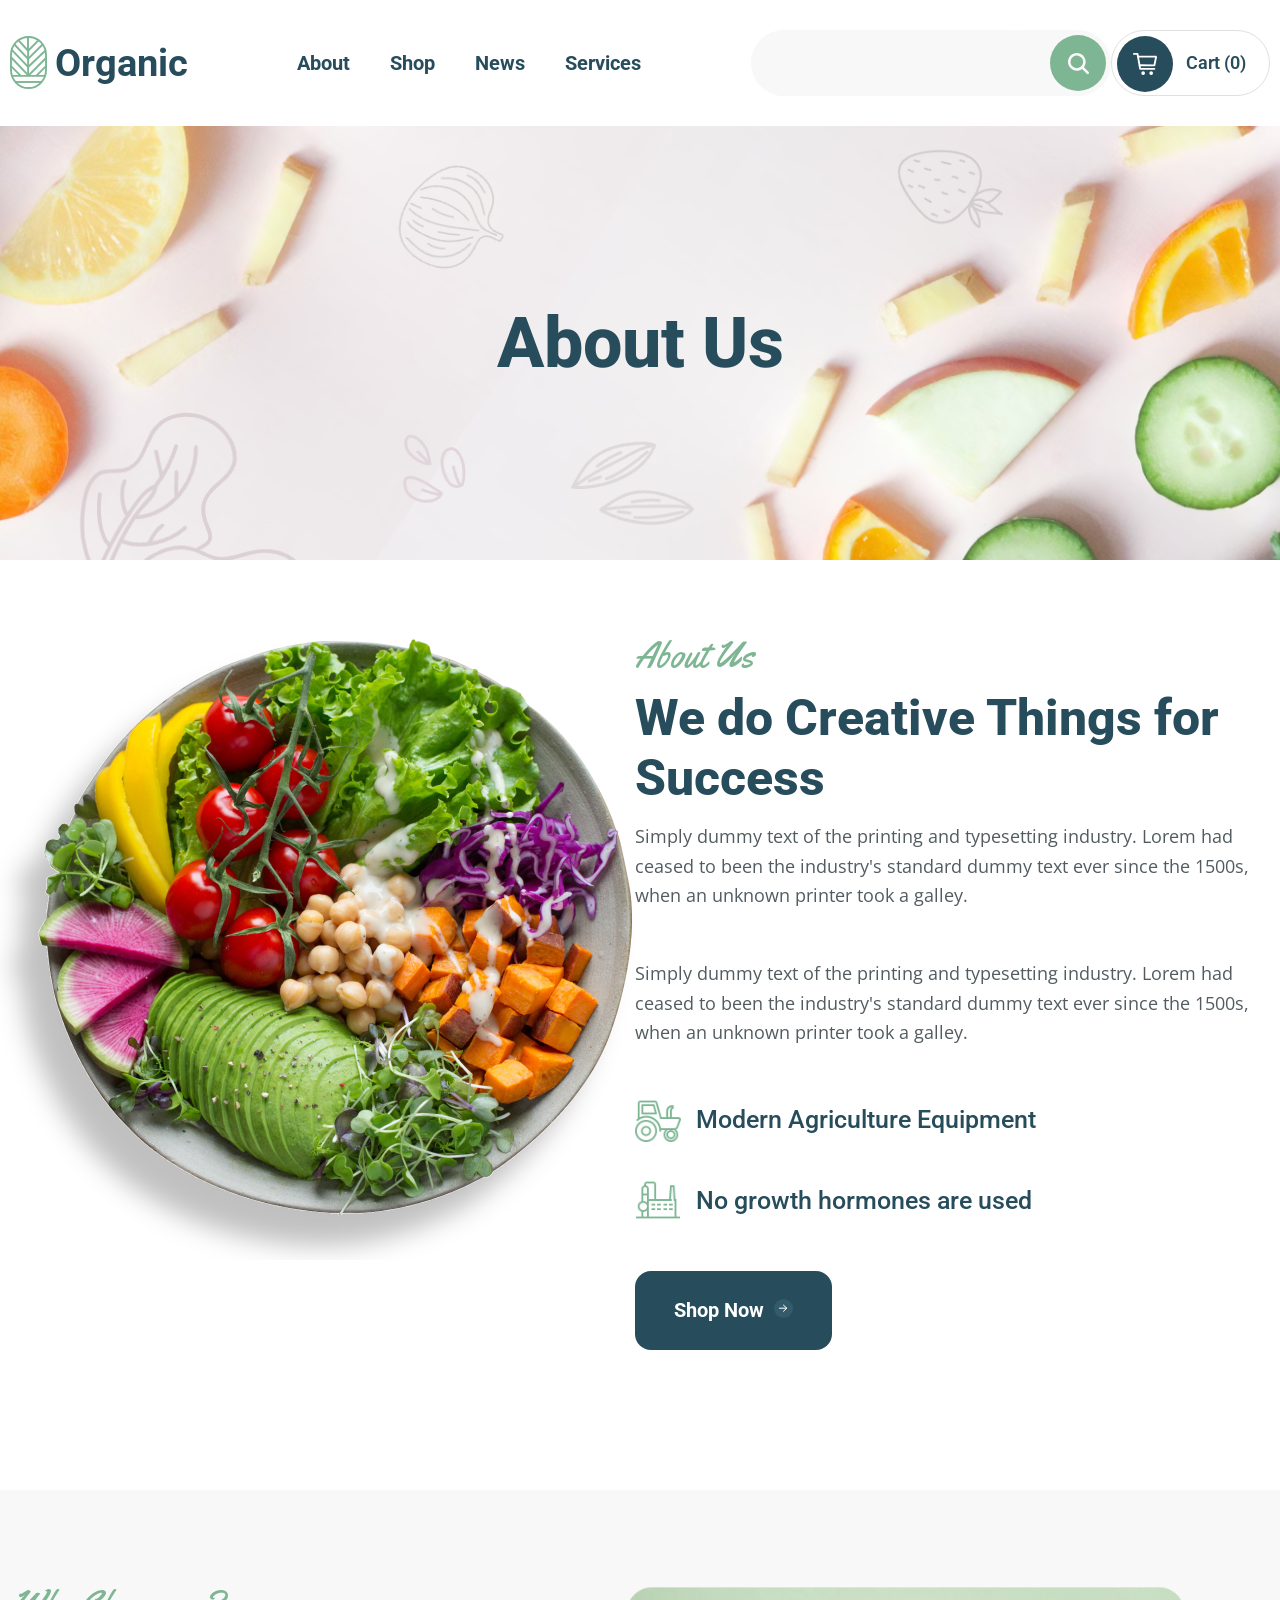
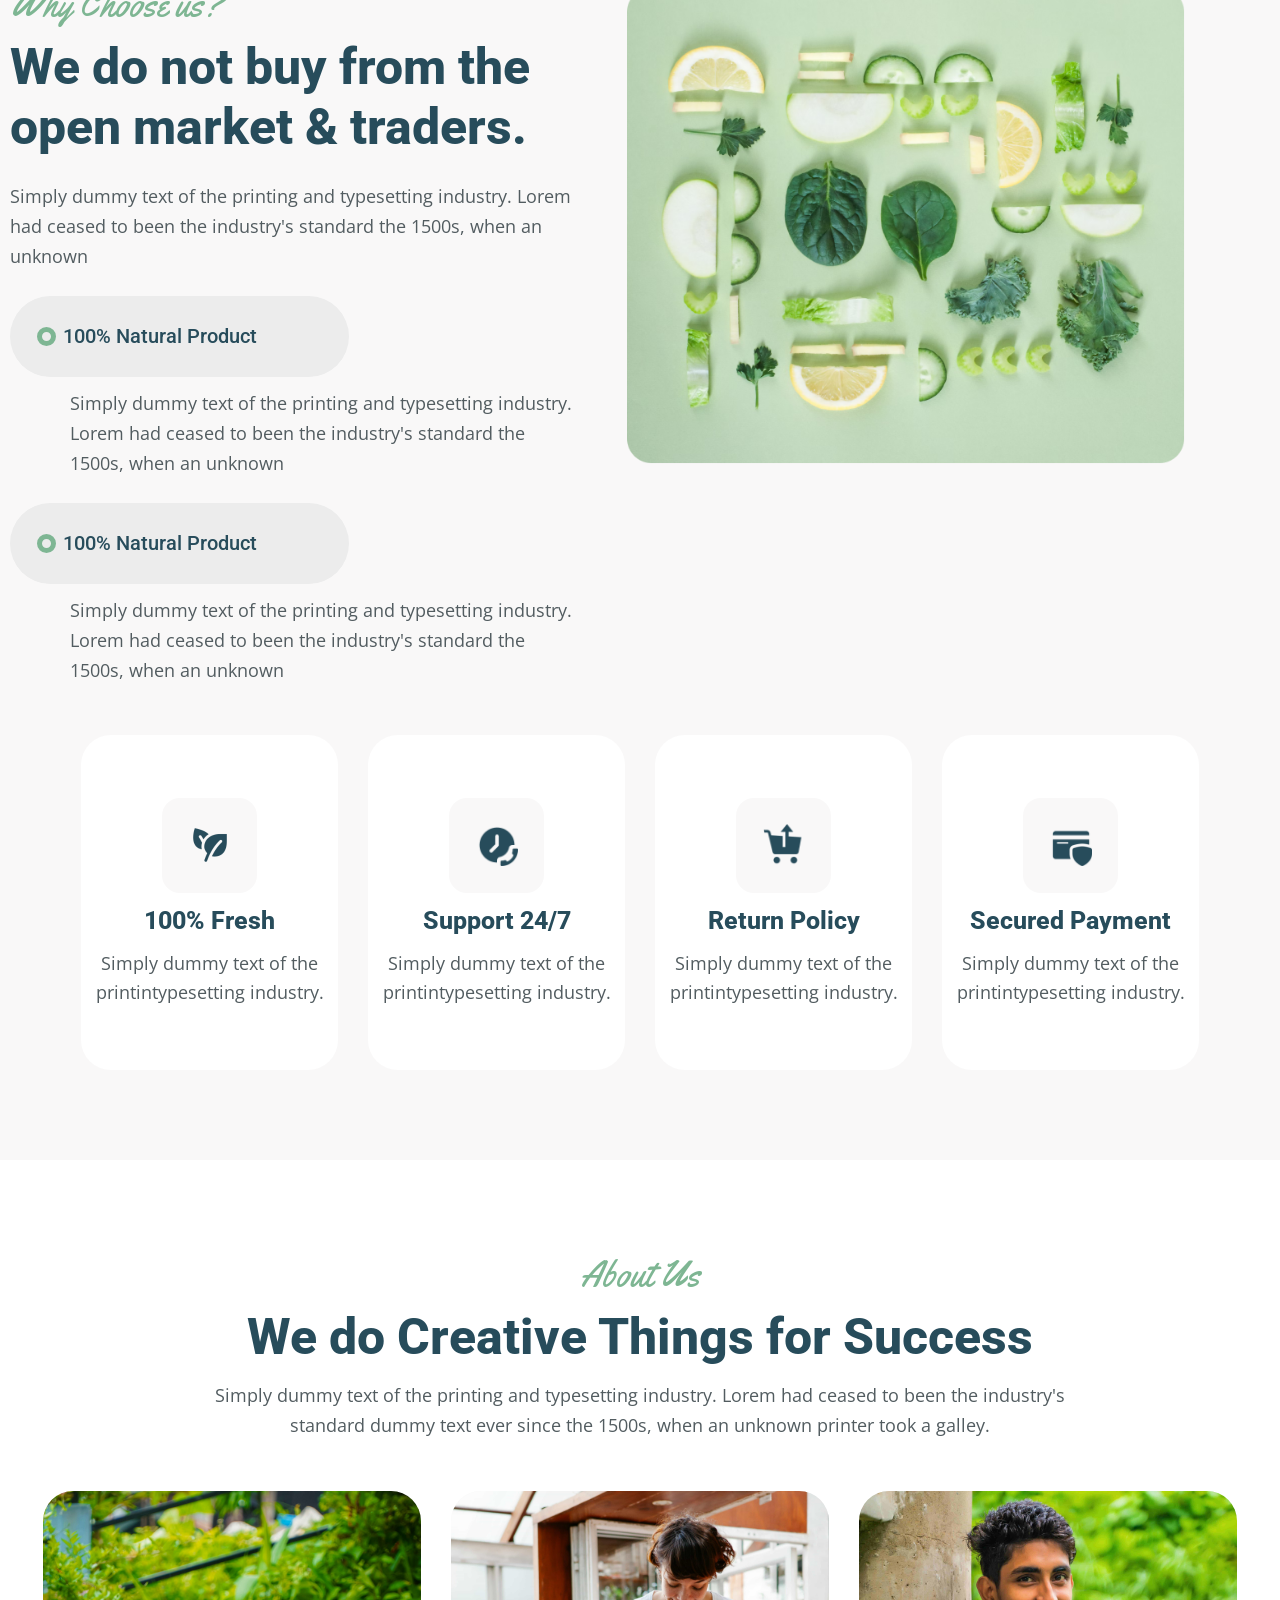
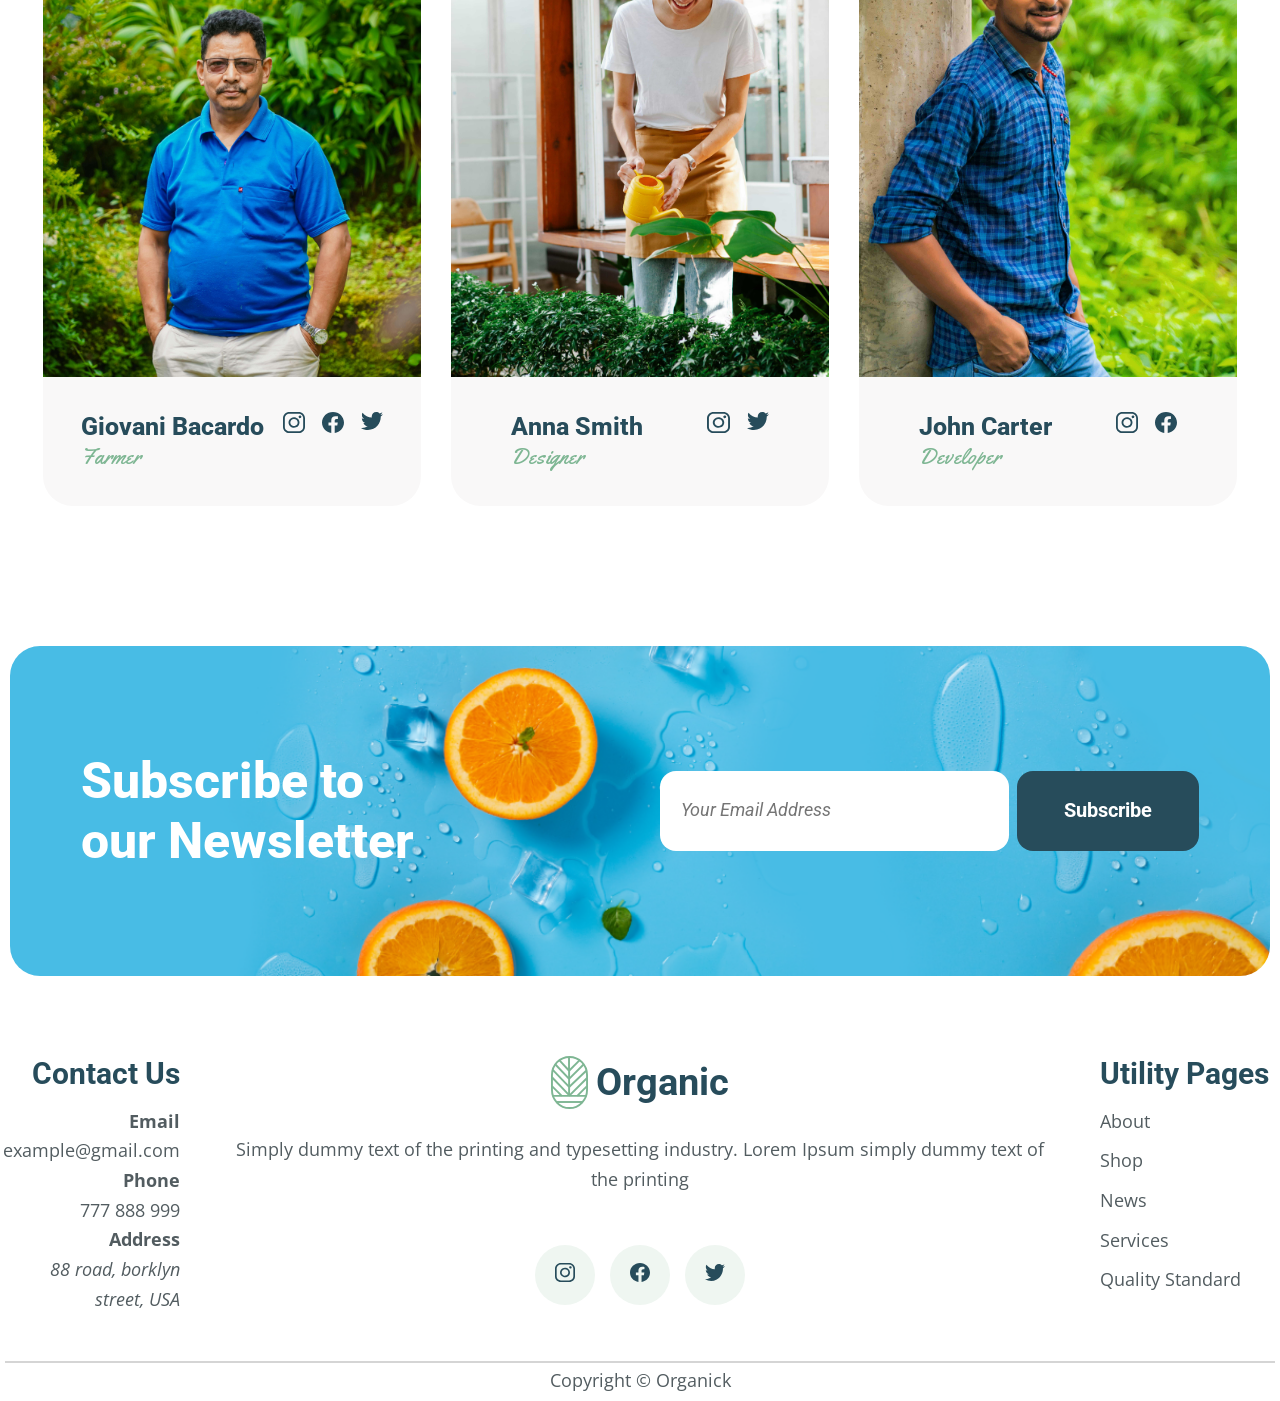
<file: src/pages/aboutUs/index.html>
<!doctype html>
<html lang="en">
  <head>
    <meta charset="UTF-8" />
    <meta name="viewport" content="width=device-width, initial-scale=1.0" />
    <title>About Us</title>
    <link rel="preconnect" href="https://fonts.googleapis.com" />
    <link rel="preconnect" href="https://fonts.gstatic.com" crossorigin />
    <link
      href="https://fonts.googleapis.com/css2?family=Open+Sans:ital,wght@0,300..800;1,300..800&family=Roboto:ital,wght@0,100..900;1,100..900&family=Yellowtail&display=swap"
      rel="stylesheet"
    />
    <link rel="stylesheet" href="../../styles/main.css" />
  </head>
  <body>
    <main class="main">
      <section class="banner"></section>
      <section class="aboutUs bc-white">
        <div class="container aboutUs-container">
          <div class="aboutUs_img">
            <img
              class="aboutUs_img_inner top0"
              src="../../assets/img/salate.png"
              alt=""
            />
          </div>
          <div class="aboutUs_info">
            <span class="italicSuperTitle italicSuperTitle-mb8">About Us</span>
            <h2 class="title title-mb14">We do Creative Things for Success</h2>
            <p class="paragraph p-mb48">
              Simply dummy text of the printing and typesetting industry. Lorem
              had ceased to been the industry's standard dummy text ever since
              the 1500s, when an unknown printer took a galley.
            </p>
            <p class="paragraph p-mb48">
              Simply dummy text of the printing and typesetting industry. Lorem
              had ceased to been the industry's standard dummy text ever since
              the 1500s, when an unknown printer took a galley.
            </p>
            <div class="aboutUs_info_wrapper dfr">
              <div class="iconTitle">
                <div class="iconTitle_img">
                  <img src="../../assets/icons/tractor.svg" alt="" />
                </div>
                <h3 class="iconTitle_title">Modern Agriculture Equipment</h3>
              </div>
              <div class="iconTitle">
                <div class="iconTitle_img">
                  <img src="../../assets/icons/chemical-plant.svg" alt="" />
                </div>
                <h3 class="iconTitle_title">No growth hormones are used</h3>
              </div>
            </div>
            <a href="../standards/index.html" class="button btn-dark-color">
              <span class="button_text text-white">Shop Now</span>
              <div class="button_icon">
                <img src="../../assets/icons/aerrow-blue.svg" alt="" />
              </div>
            </a>
          </div>
        </div>
      </section>
      <section class="chooseUs">
        <div class="container chooseUs-container">
          <div class="chooseUs_upperBlock">
            <div class="chooseUs_upperBlock_info">
              <span class="italicSuperTitle italicSuperTitle-mb8"
                >Why Choose us?</span
              >
              <h2 class="title mb25">
                We do not buy from the open market & traders.
              </h2>
              <p class="paragraph mb25">
                Simply dummy text of the printing and typesetting industry.
                Lorem had ceased to been the industry's standard the 1500s, when
                an unknown
              </p>
              <div class="title-block01 mb12">
                <div class="title-block01_circle"></div>
                <span class="title-block01_text">100% Natural Product</span>
              </div>
              <p class="paragraph ml60 mb25">
                Simply dummy text of the printing and typesetting industry.
                Lorem had ceased to been the industry's standard the 1500s, when
                an unknown
              </p>
              <div class="title-block01 mb12">
                <div class="title-block01_circle"></div>
                <span class="title-block01_text">100% Natural Product</span>
              </div>
              <p class="paragraph ml60">
                Simply dummy text of the printing and typesetting industry.
                Lorem had ceased to been the industry's standard the 1500s, when
                an unknown
              </p>
            </div>
            <div class="choose_upperBlock_img">
              <img src="../../assets/img/photo05.png" alt="" />
            </div>
          </div>
          <div class="chooseUs_lowerBlock">
            <div class="chooseUs_lowerBlock_wrapper">
              <div class="best-side-card">
                <div class="best-side-card_rounded">
                  <div class="best-side-card_rounded_icon">
                    <img src="../../assets/icons/natural-food.png" alt="" />
                  </div>
                </div>
                <h6 class="best-side-card_title">100% Fresh</h6>
                <p class="best-side-card_text">
                  Simply dummy text of the printintypesetting industry.
                </p>
              </div>
              <div class="best-side-card">
                <div class="best-side-card_rounded">
                  <div class="best-side-card_rounded_icon">
                    <img src="../../assets/icons/phone-time.png" alt="" />
                  </div>
                </div>
                <h6 class="best-side-card_title">Support 24/7</h6>
                <p class="best-side-card_text">
                  Simply dummy text of the printintypesetting industry.
                </p>
              </div>
              <div class="best-side-card">
                <div class="best-side-card_rounded">
                  <div class="best-side-card_rounded_icon">
                    <img src="../../assets/icons/return-purchase.png" alt="" />
                  </div>
                </div>
                <h6 class="best-side-card_title">Return Policy</h6>
                <p class="best-side-card_text">
                  Simply dummy text of the printintypesetting industry.
                </p>
              </div>
              <div class="best-side-card">
                <div class="best-side-card_rounded">
                  <div class="best-side-card_rounded_icon">
                    <img src="../../assets/icons/card-security.png" alt="" />
                  </div>
                </div>
                <h6 class="best-side-card_title">Secured Payment</h6>
                <p class="best-side-card_text">
                  Simply dummy text of the printintypesetting industry.
                </p>
              </div>
            </div>
          </div>
        </div>
      </section>
      <section class="teams">
        <div class="container teams-container">
          <span class="italicSuperTitle italicSuperTitle-mb8 text-center">About Us</span>
          <h2 class="title title-mb14 text-center">We do Creative Things for Success</h2>
          <p class="paragraph text-center mw850 m0a">
            Simply dummy text of the printing and typesetting industry. Lorem
            had ceased to been the industry's standard dummy text ever since the
            1500s, when an unknown printer took a galley.
          </p>
          <div class="teams_wrapper">
            <div class="team-card">
              <div class="team-card_photo"><img src="../../assets/team/team01.jpg" alt="" /></div>
              <div class="team-card_info">
                <div class="team-card_info_text">
                  <span class="team-card_info_text_name">Giovani Bacardo</span>
                  <span class="team-card_info_text_profession">Farmer</span>
                </div>
                <div class="team-card_info_messengers">
                  <a href="" class="team-card_info_messengers_icon"
                    ><img src="../../assets/logo/insta.svg" alt=""
                  /></a>
                  <a href="" class="team-card_info_messengers_icon"
                    ><img src="../../assets/logo/twiter.svg" alt=""
                  /></a>
                </div>
              </div>
            </div>
          </div>
        </div>
      </section>
    </main>
    <script type="module" src="../../js/main.js"></script>
  </body>
</html>
</file>
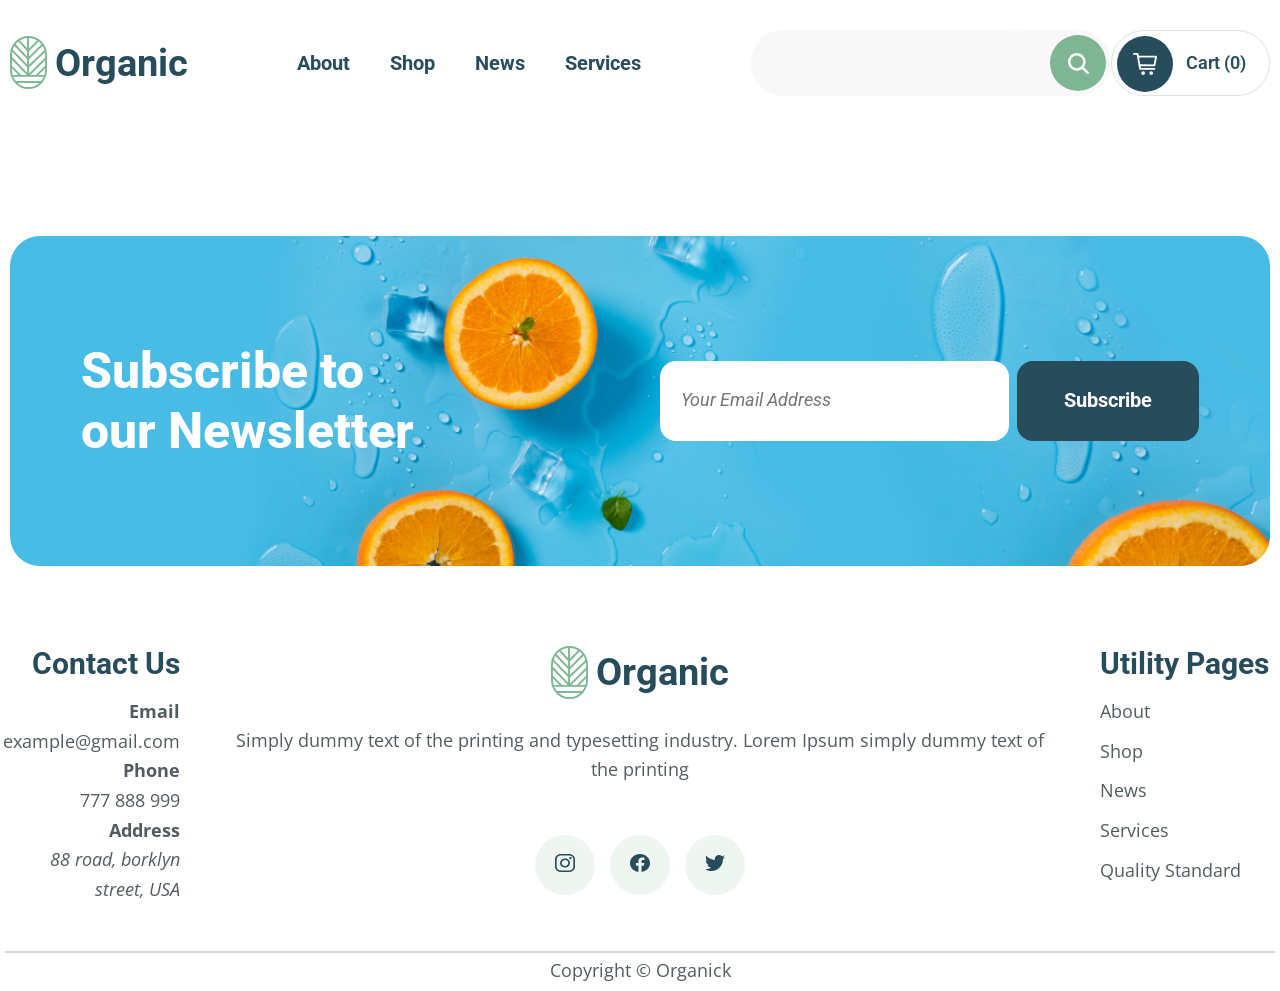
<file: src/pages/article/index.html>
<!doctype html>
<html lang="en">
  <head>
    <meta charset="UTF-8" />
    <meta name="viewport" content="width=device-width, initial-scale=1.0" />
    <title>Document</title>
    <link rel="preconnect" href="https://fonts.googleapis.com" />
    <link rel="preconnect" href="https://fonts.gstatic.com" crossorigin />
    <link
      href="https://fonts.googleapis.com/css2?family=Open+Sans:ital,wght@0,300..800;1,300..800&family=Roboto:ital,wght@0,100..900;1,100..900&family=Yellowtail&display=swap"
      rel="stylesheet"
    />
    <link rel="stylesheet" href="../../styles/main.css" />
  </head>
  <body>
    <main class="main">
      <section class="article_info">
        <div class="container container_info_promo">
        </div>
      </section>
    </main>
    <script type="module" src="../../js/main.js"></script>
  </body>
</html>
</file>
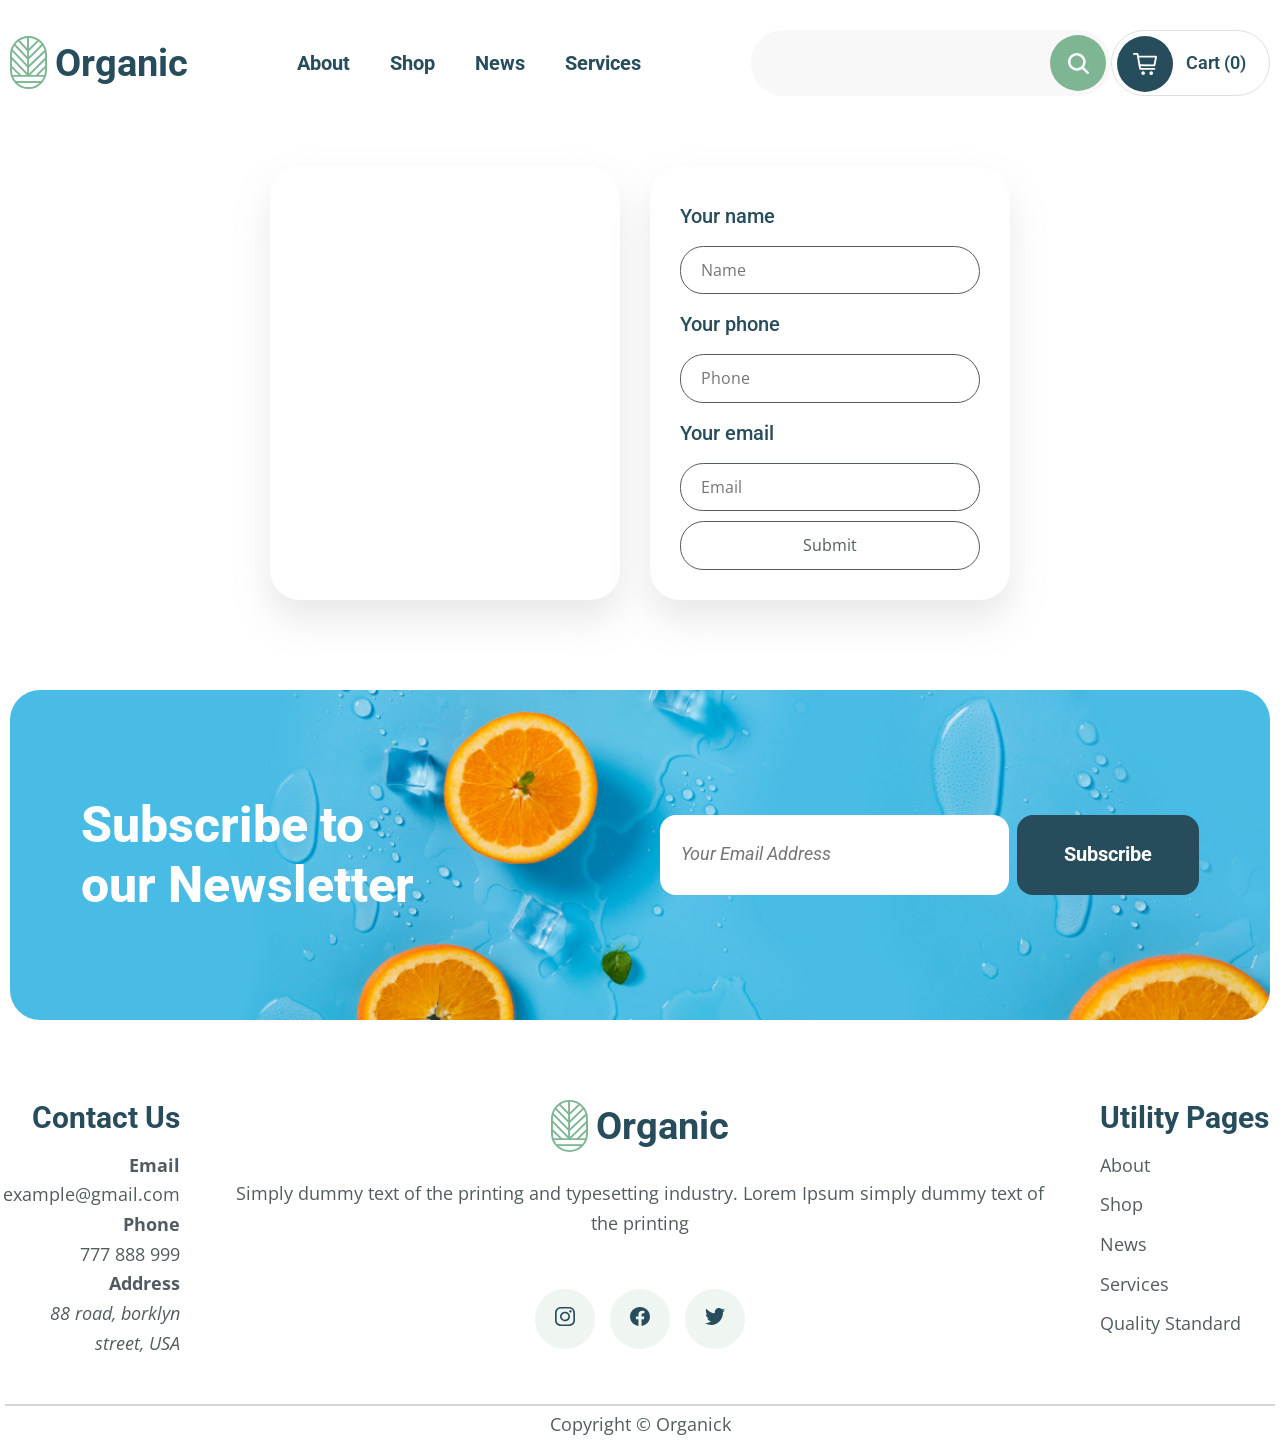
<file: src/pages/buypage/index.html>
<!doctype html>
<html lang="en">
  <head>
    <meta charset="UTF-8" />
    <meta name="viewport" content="width=device-width, initial-scale=1.0" />
    <title>Buy</title>
    <link rel="preconnect" href="https://fonts.googleapis.com" />
    <link rel="preconnect" href="https://fonts.gstatic.com" crossorigin />
    <link
      href="https://fonts.googleapis.com/css2?family=Open+Sans:ital,wght@0,300..800;1,300..800&family=Roboto:ital,wght@0,100..900;1,100..900&family=Yellowtail&display=swap"
      rel="stylesheet"
    />
    <link rel="stylesheet" href="../../styles/main.css" />
  </head>
  <body>
    <main class="main">
      <section class="order">
        <div class="container order_container">
          <section class="order_info"></section>
          <section class="order_form">
            <form id="orderForm" action="">
              <div class="input_wrapper">
                <label for="inputNameId">Your name</label>
                <input
                  required
                  id="inputNameId"
                  class="input_name"
                  name="personName"
                  type="text"
                  placeholder="Name"
                />
                <span class="input_name_error"></span>
              </div>
              <div class="input_wrapper">
                <label for="inputPhoneId">Your phone</label>
                <input
                  required
                  id="inputPhoneId"
                  class="input_phone"
                  name="personPhone"
                  type="tel"
                  placeholder="Phone"
                />
                <span class="input_phone_error"></span>
              </div>
              <div class="input_wrapper">
                <label for="inputEmailId">Your email</label>
                <input
                  id="inputEmailId"
                  class="input_email"
                  name="personEmail"
                  type="email"
                  placeholder="Email"
                />
                <span class="input_email_error"></span>
              </div>
              <div class="input_wrapper">
                <input class="form_btn" value="Submit" type="submit" />
              </div>
            </form>
          </section>
        </div>
      </section>
    </main>
    <script type="module" src="../../js/main.js"></script>
  </body>
</html>
</file>
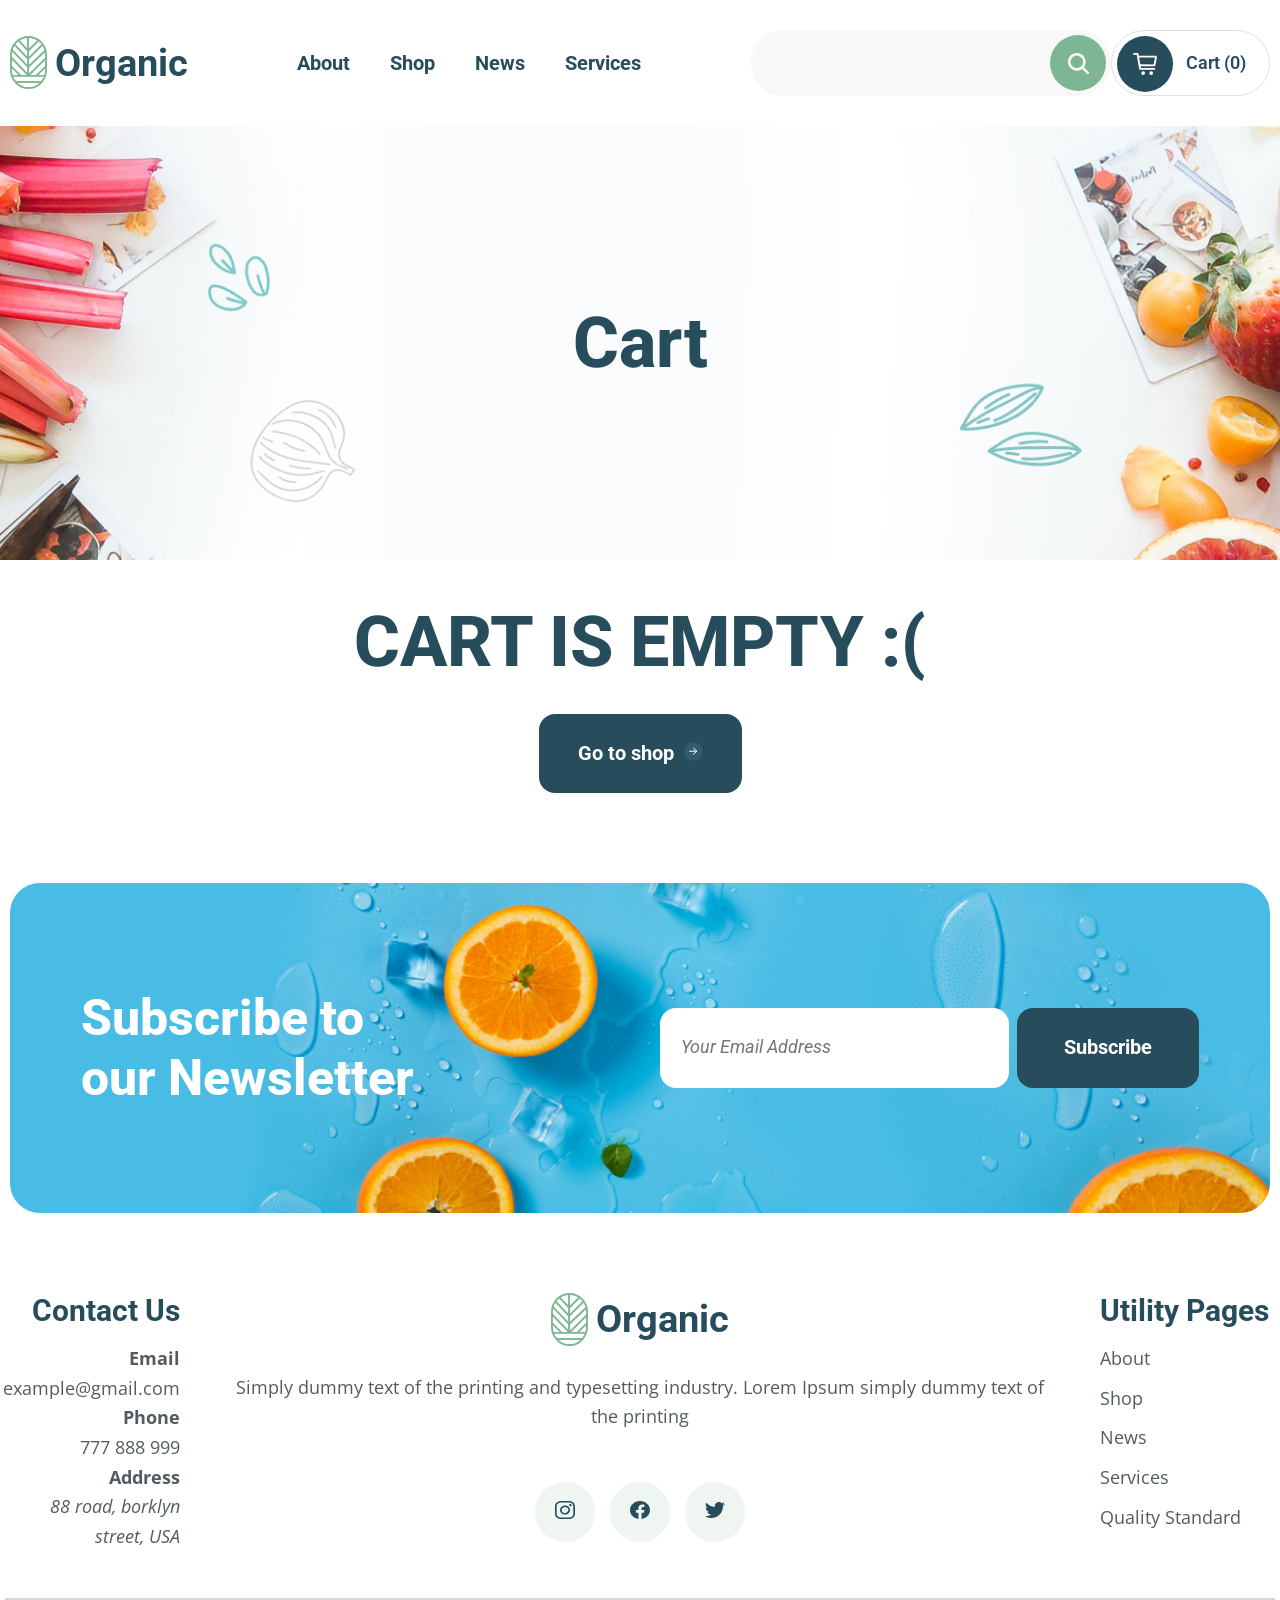
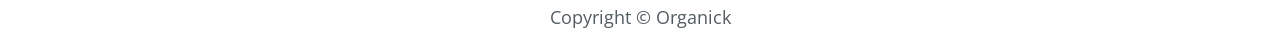
<file: src/pages/cart/index.html>
<!doctype html>
<html lang="en">
  <head>
    <meta charset="UTF-8" />
    <meta name="viewport" content="width=device-width, initial-scale=1.0" />
    <title>Cart</title>
    <link rel="preconnect" href="https://fonts.googleapis.com" />
    <link rel="preconnect" href="https://fonts.gstatic.com" crossorigin />
    <link
      href="https://fonts.googleapis.com/css2?family=Open+Sans:ital,wght@0,300..800;1,300..800&family=Roboto:ital,wght@0,100..900;1,100..900&family=Yellowtail&display=swap"
      rel="stylesheet"
    />
    <link rel="stylesheet" href="../../styles/main.css" />
  </head>
  <body>
    <main class="main">
      <section class="banner"></section>
      <section class="cart">
        <div class="container cart-container"></div>
      </section>
    </main>
    <script type="module" src="../../js/main.js"></script>
  </body>
</html>
</file>
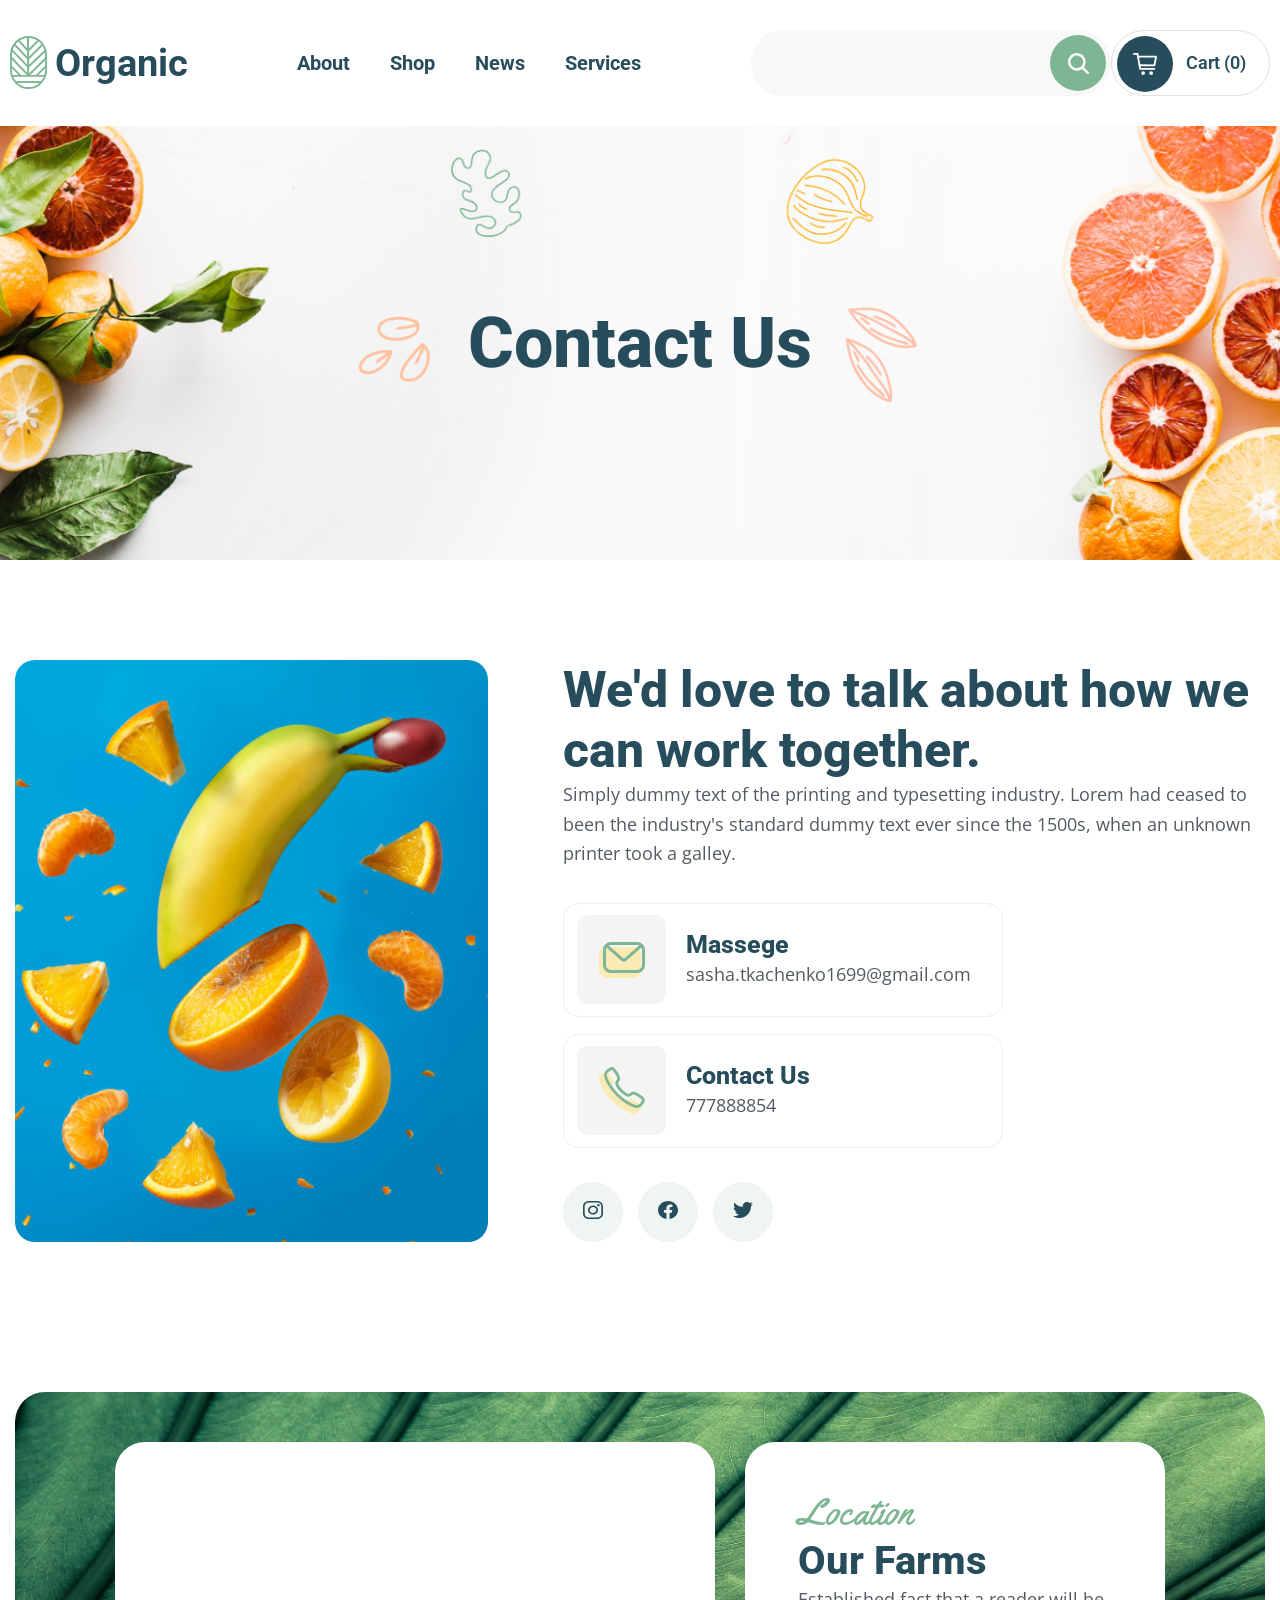
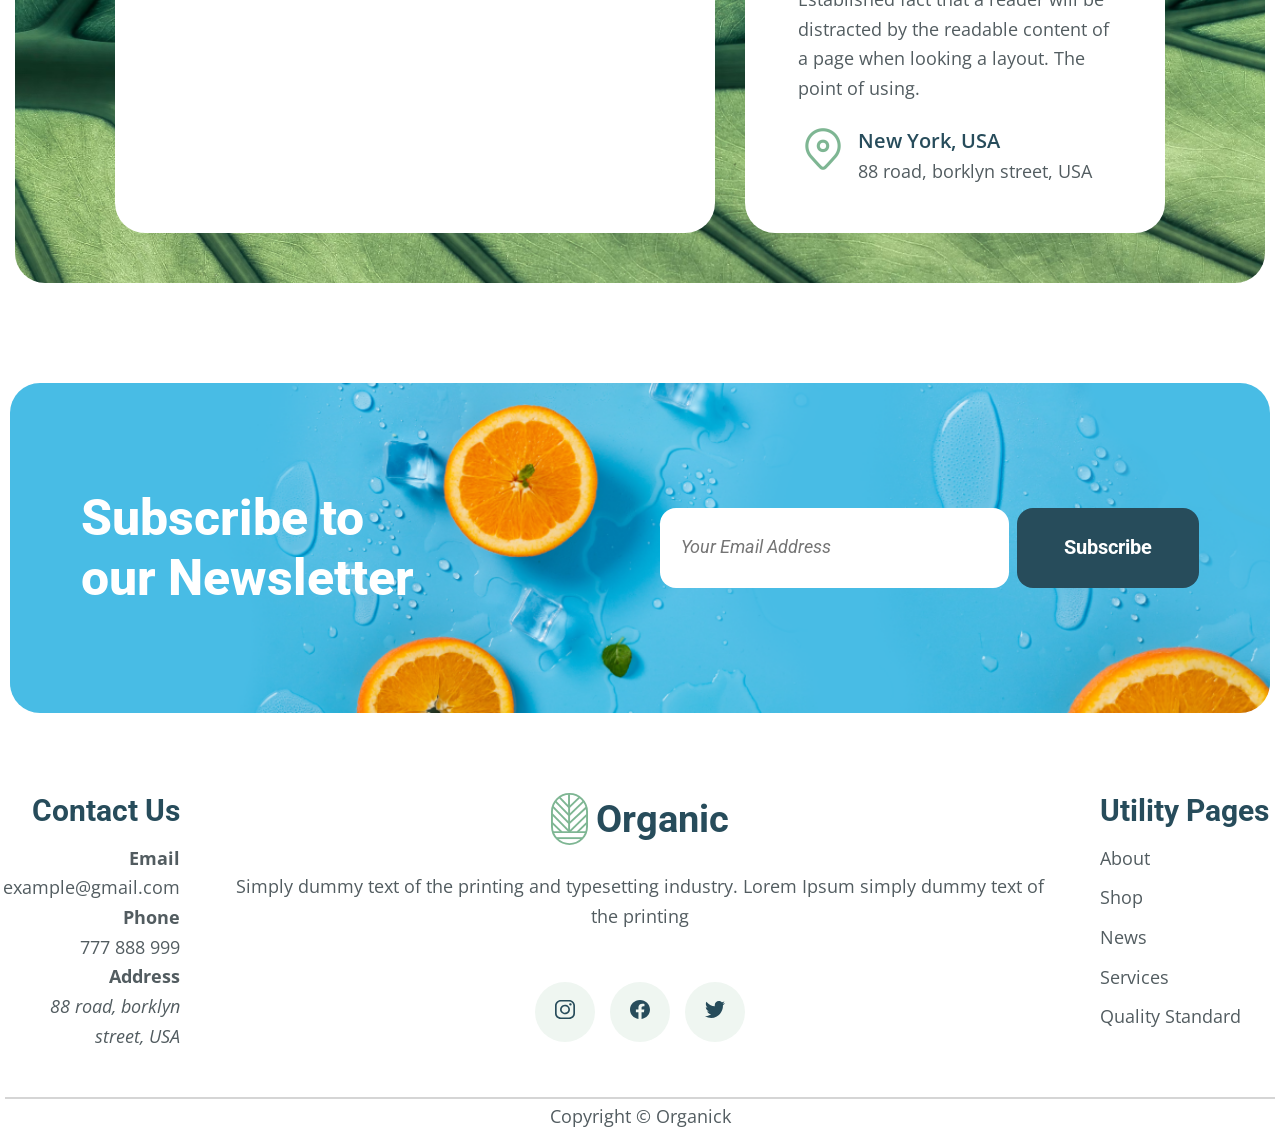
<file: src/pages/contactUs/index.html>
<!doctype html>
<html lang="en">
  <head>
    <meta charset="UTF-8" />
    <meta name="viewport" content="width=device-width, initial-scale=1.0" />
    <title>Contact US</title>
    <link rel="preconnect" href="https://fonts.googleapis.com" />
    <link rel="preconnect" href="https://fonts.gstatic.com" crossorigin />
    <link
      href="https://fonts.googleapis.com/css2?family=Open+Sans:ital,wght@0,300..800;1,300..800&family=Roboto:ital,wght@0,100..900;1,100..900&family=Yellowtail&display=swap"
      rel="stylesheet"
    />
    <link rel="stylesheet" href="../../styles/main.css" />
  </head>
  <body>
    <main class="main">
      <section class="banner"></section>
      <section class="contactUs contactUs_block01">
        <div class="container contactUs-container">
          <div class="contactUs_block01_img"><img src="../../assets/img/fruitNinga.png" alt="" /></div>
          <div class="contactUs_block01_text">
            <h2 class="contactUs_block01_text_title">
              We'd love to talk about how we can work together.
            </h2>
            <p class="paragraph">
              Simply dummy text of the printing and typesetting industry. Lorem
              had ceased to been the industry's standard dummy text ever since
              the 1500s, when an unknown printer took a galley.
            </p>
            <div class="contactUs_block01_text_wrapper">
              <div class="contactBlockIcon">
                <div class="contactBlockIcon_icon">
                  <div class="contactBlockIcon_icon_img">
                    <img src="../../assets/icons/envelope.svg" alt="" />
                  </div>
                </div>
                <div class="contactBlockIcon_text">
                  <h6 class="contactBlockIcon_text_title">Massege</h6>
                  <a class = "contactBlockIcon_text_link" href="mailto:sasha.tkachenko1699@gmail.com">sasha.tkachenko1699@gmail.com</a>
                </div>
              </div>
              <div class="contactBlockIcon">
                <div class="contactBlockIcon_icon">
                  <div class="contactBlockIcon_icon_img">
                    <img src="../../assets/icons/phone.svg" alt="" />
                  </div>
                </div>
                <div class="contactBlockIcon_text">
                  <h6 class="contactBlockIcon_text_title">Contact Us</h6>
                  <a class = "contactBlockIcon_text_link" href="tel:777888854">777888854</a>
                </div>
              </div>
            </div>
            <div class="footer_block_messages">
              <a href="" class="messenger"
                ><div class="messenger_icon">
                  <img src="../../assets/logo/insta.svg" alt="" /></div
              ></a>
              <a href="" class="messenger"
                ><div class="messenger_icon">
                  <img src="../../assets/logo/fb.svg" alt="" /></div
              ></a>
              <a href="" class="messenger"
                ><div class="messenger_icon">
                  <img src="../../assets/logo/twiter.svg" alt="" /></div
              ></a>
            </div>
          </div>
        </div>
      </section>
      <section class = "contactUs contactUs_map">
        <div class = "container contactUs-container contactUs-bg">
          <div class = "contactUs_map_item">
            <iframe src="https://www.google.com/maps/embed?pb=!1m18!1m12!1m3!1d3230.7337356114076!2d-73.9444709!3d40.677099!2m3!1f0!2f0!3f0!3m2!1i1024!2i768!4f13.1!3m3!1m2!1s0x89c25b84595d61fd%3A0xc00ede9005b9a8a5!2zODggQnJvb2tseW4gQXZlLCBCcm9va2x5biwgTlkgMTEyMTYsINCh0KjQkA!5e1!3m2!1sru!2sua!4v1775925810440!5m2!1sru!2sua" width="600" height="450" style="border:0;" allowfullscreen="" loading="lazy" referrerpolicy="no-referrer-when-downgrade"></iframe>
          </div>
          <div class = "contactUs_location">
            <span class="italicSuperTitle"
              >Location</span
            >
            <h3 class="h3">Our Farms</h3>
            <p class="paragraph">Established fact that a reader will be distracted by the readable content of a page when looking a layout. The point of using.</p>
            <a href = "https://maps.app.goo.gl/MJENx9dA7H9toyhe9" class = "contactUs_location_address">
              <address class = "address">
                <div class = "address_icon"><img src="../../assets/icons/location.png" alt=""></div>
                <div class = "address_text">
                  <h5 class = "address_text_title">New York, USA</h5>
                  <span class="address_text_street">88 road, borklyn street, USA</span>
                </div>
              </address>
            </a>
          </div>
        </div>
      </section>
    </main>
    <script type="module" src="../../js/main.js"></script>
  </body>
</html>
</file>
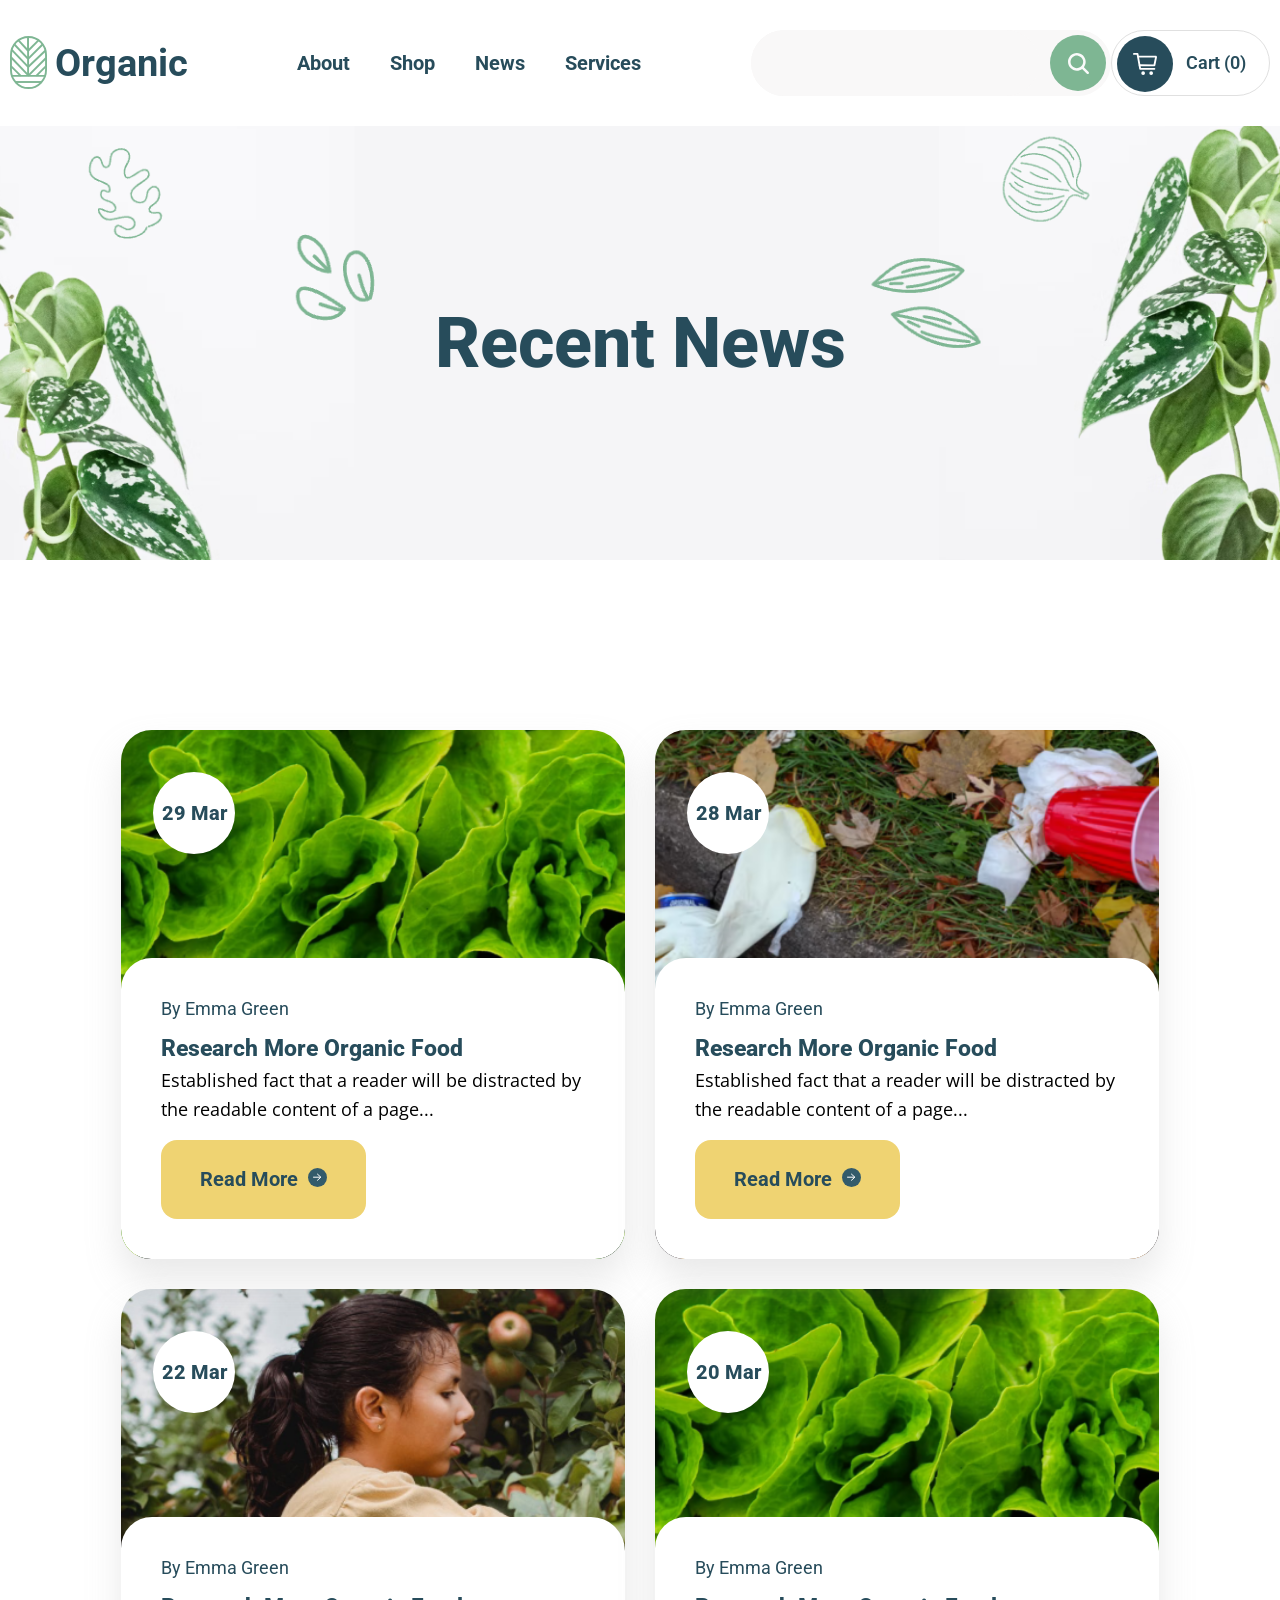
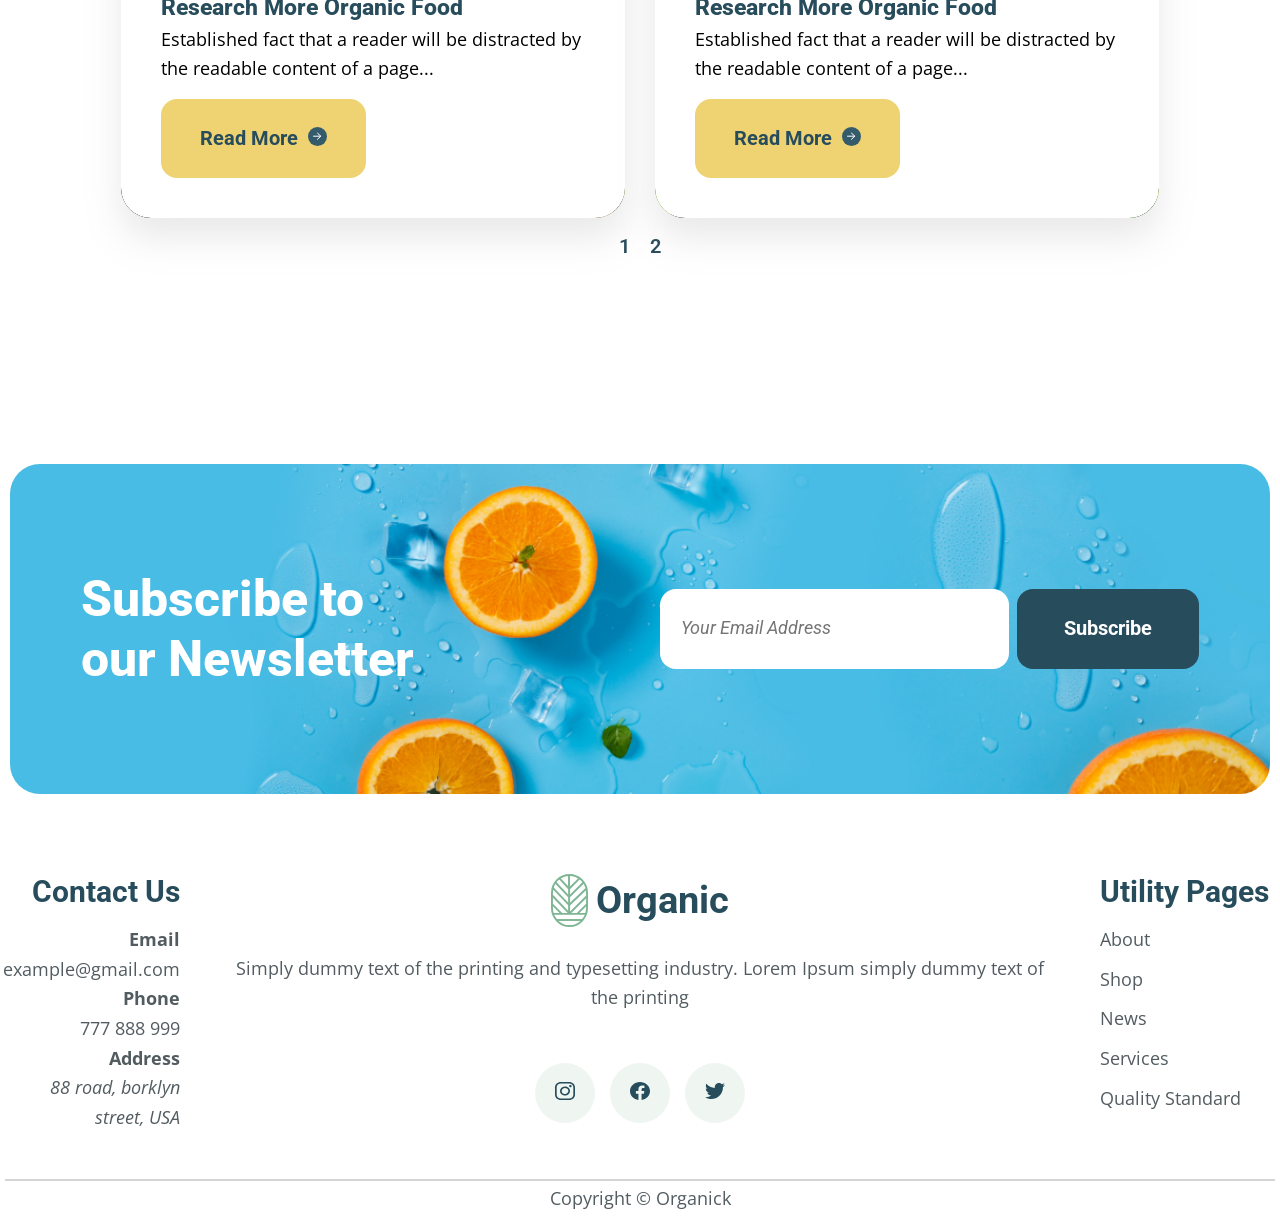
<file: src/pages/news/index.html>
<!doctype html>
<html lang="en">
  <head>
    <meta charset="UTF-8" />
    <meta name="viewport" content="width=device-width, initial-scale=1.0" />
    <title>News</title>
    <link rel="preconnect" href="https://fonts.googleapis.com" />
    <link rel="preconnect" href="https://fonts.gstatic.com" crossorigin />
    <link
      href="https://fonts.googleapis.com/css2?family=Open+Sans:ital,wght@0,300..800;1,300..800&family=Roboto:ital,wght@0,100..900;1,100..900&family=Yellowtail&display=swap"
      rel="stylesheet"
    />
    <link rel="stylesheet" href="../../styles/main.css" />
  </head>
  <body>
    <main class="main">
        <section class = "banner"></section>
        <section class="news">
        <div class="container news-container">
          <div class="news_wrapper"></div>
          <div class="pagination"></div>
        </div>
      </section>
    </main>
    <script type="module" src="../../js/main.js"></script>
  </body>
</html>
</file>
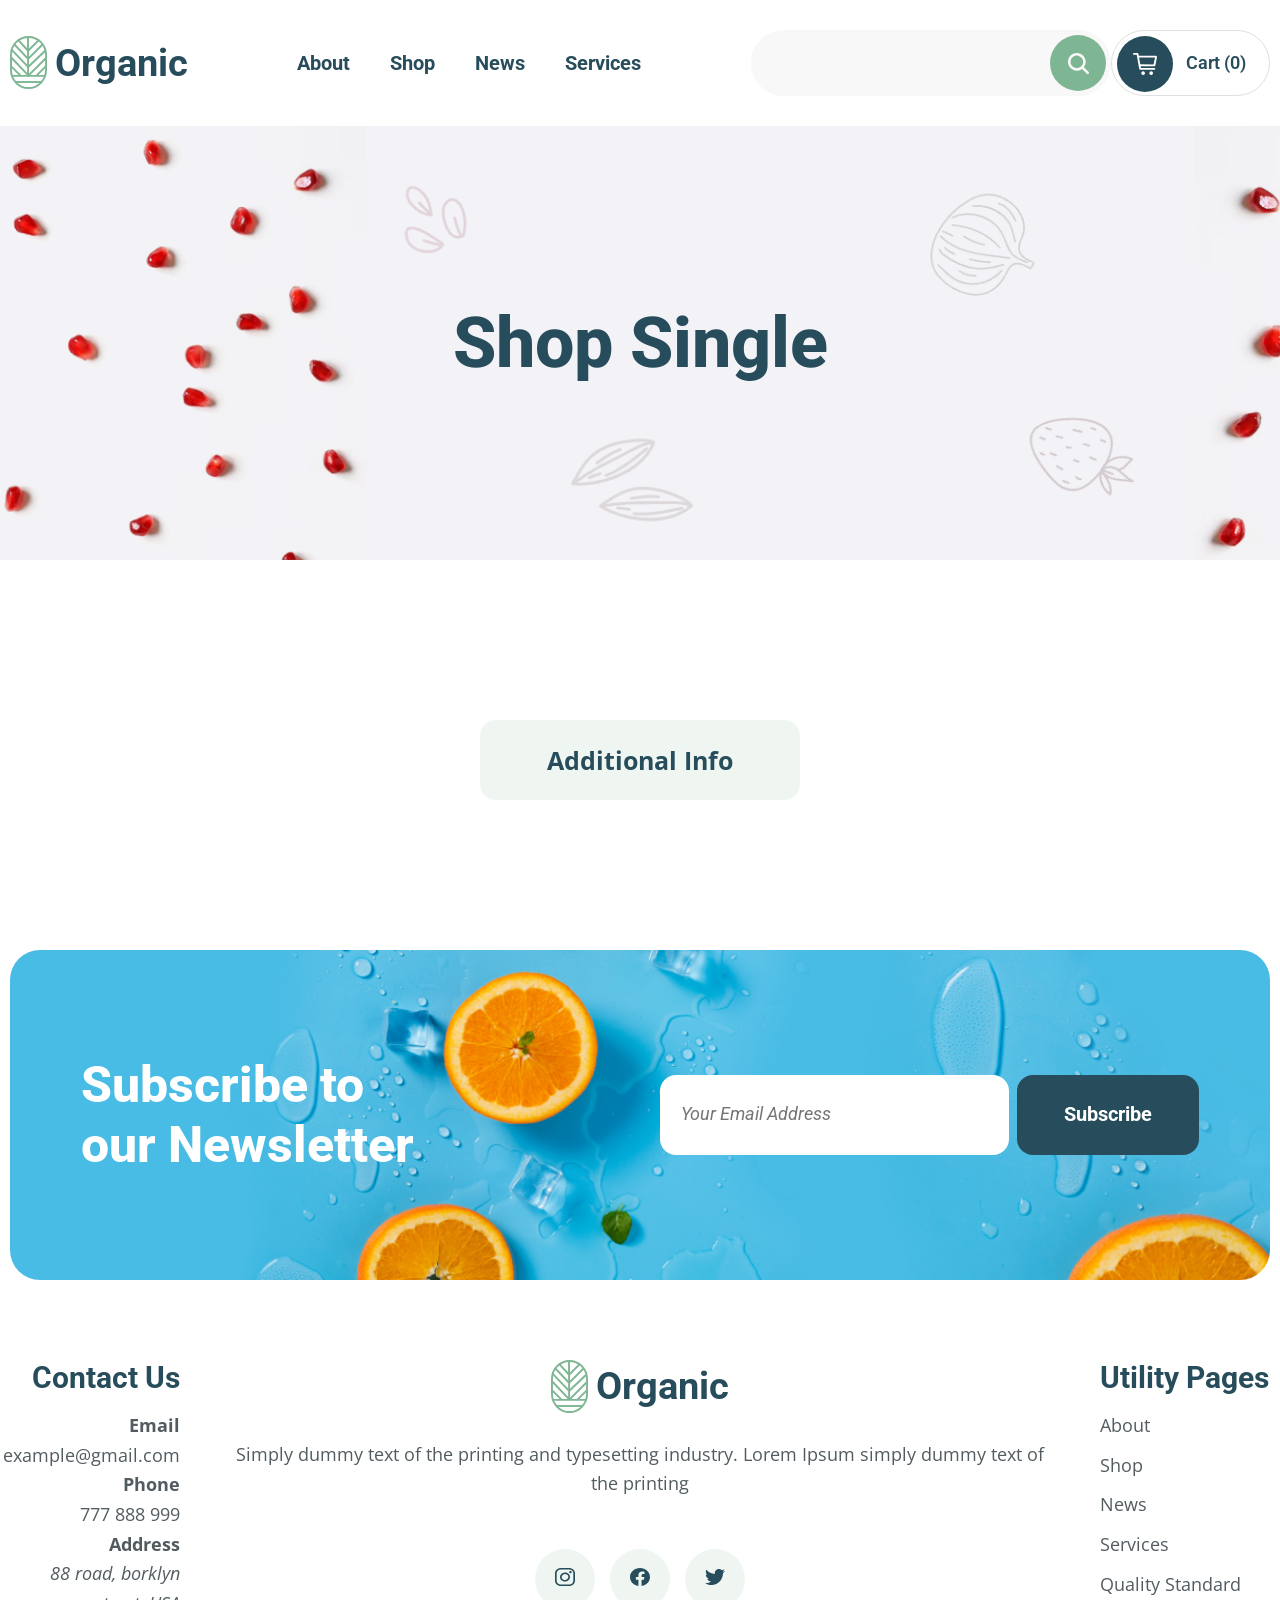
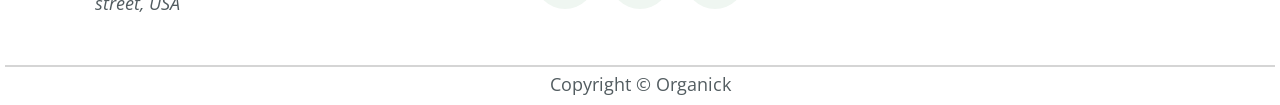
<file: src/pages/productPage/index.html>
<!doctype html>
<html lang="en">
  <head>
    <meta charset="UTF-8" />
    <meta name="viewport" content="width=device-width, initial-scale=1.0" />
    <title>Document</title>
    <link rel="preconnect" href="https://fonts.googleapis.com" />
    <link rel="preconnect" href="https://fonts.gstatic.com" crossorigin />
    <link
      href="https://fonts.googleapis.com/css2?family=Open+Sans:ital,wght@0,300..800;1,300..800&family=Roboto:ital,wght@0,100..900;1,100..900&family=Yellowtail&display=swap"
      rel="stylesheet"
    />
    <link rel="stylesheet" href="../../styles/main.css" />
  </head>
  <body>
    <main class="main">
      <section class="banner"></section>
      <section class="product-info">
        <div class="container product-info-container">
          <div class = "product-info_addition-block">
            <details>
                 <summary class = "product-info_addition-block_btn">Additional Info</summary>
                 <ul>
                    <li>some text</li>
                    <li>some text</li>
                    <li>some text</li>
                    <li>some text</li>
                    <li>some text</li>
                 </ul>
            </details>
          </div>
        </div>
      </section>
    </main>
    <script type="module" src="../../js/main.js"></script>
  </body>
</html>
</file>
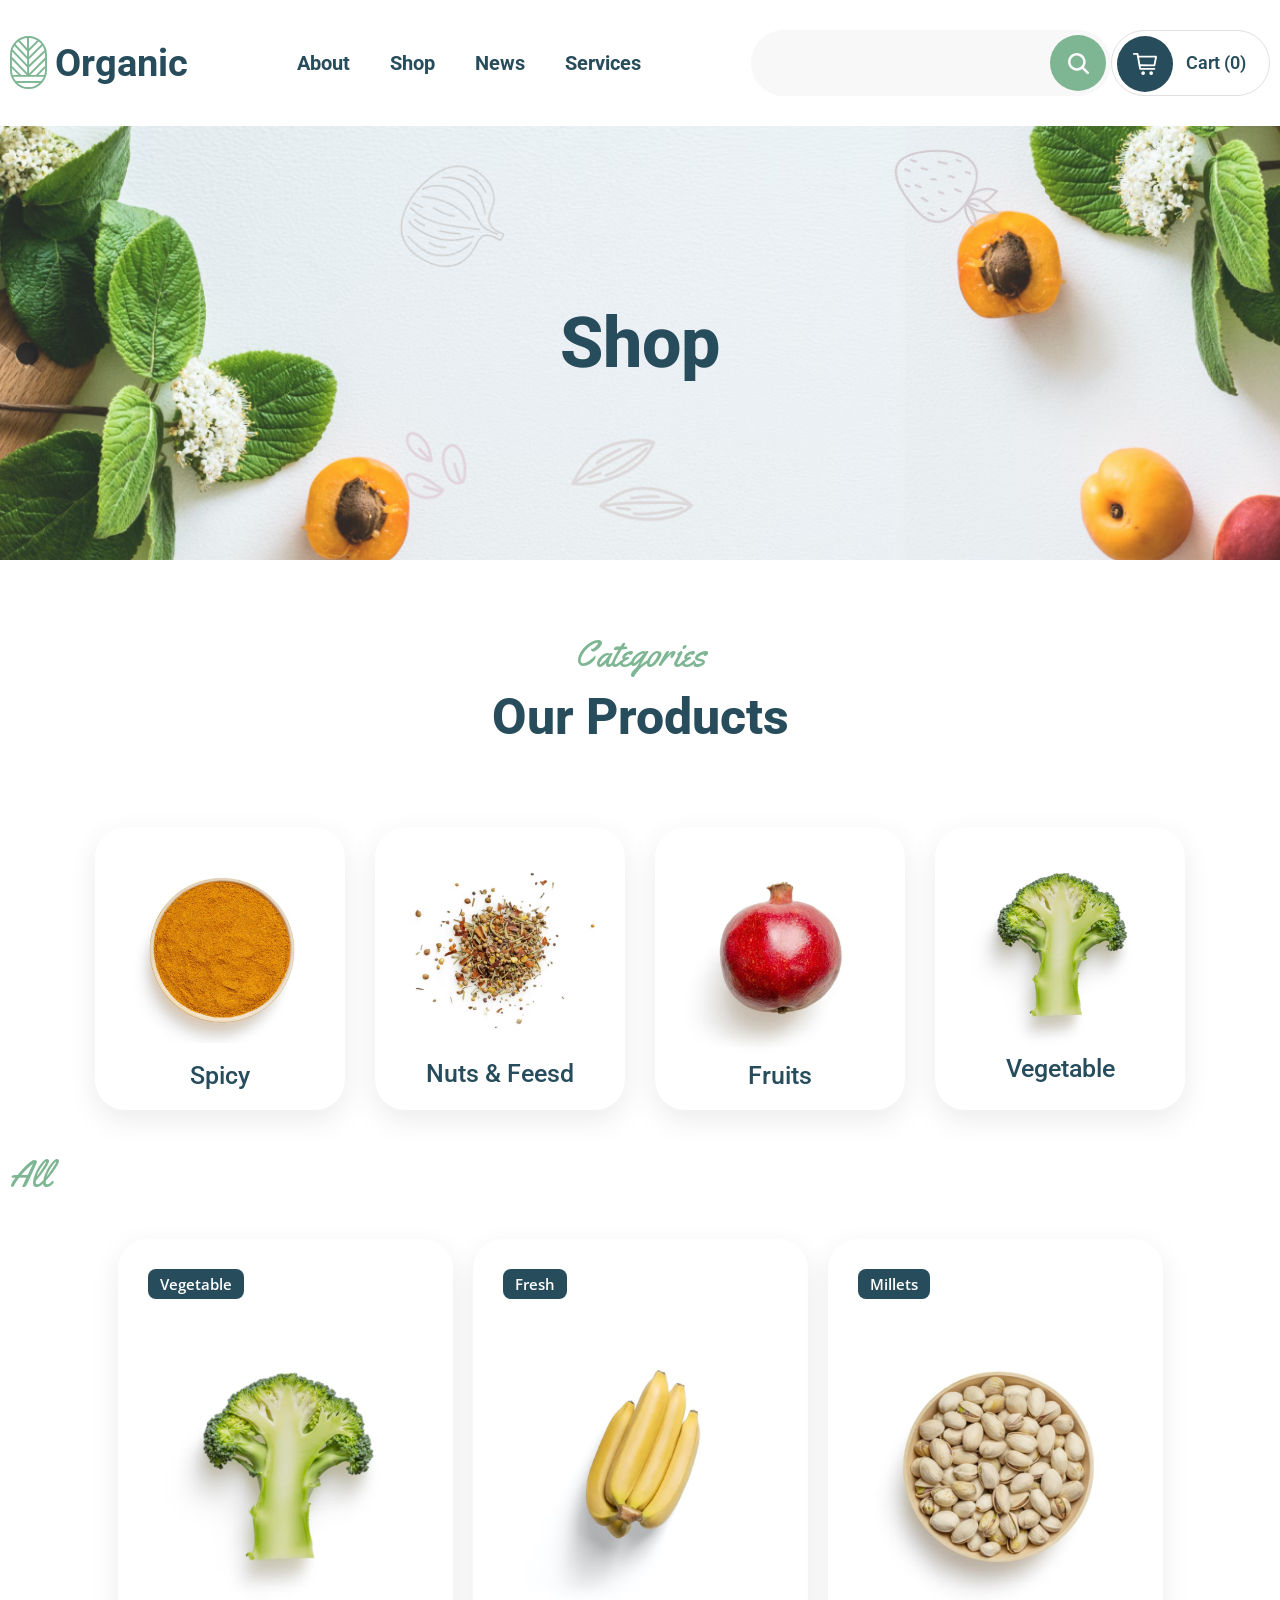
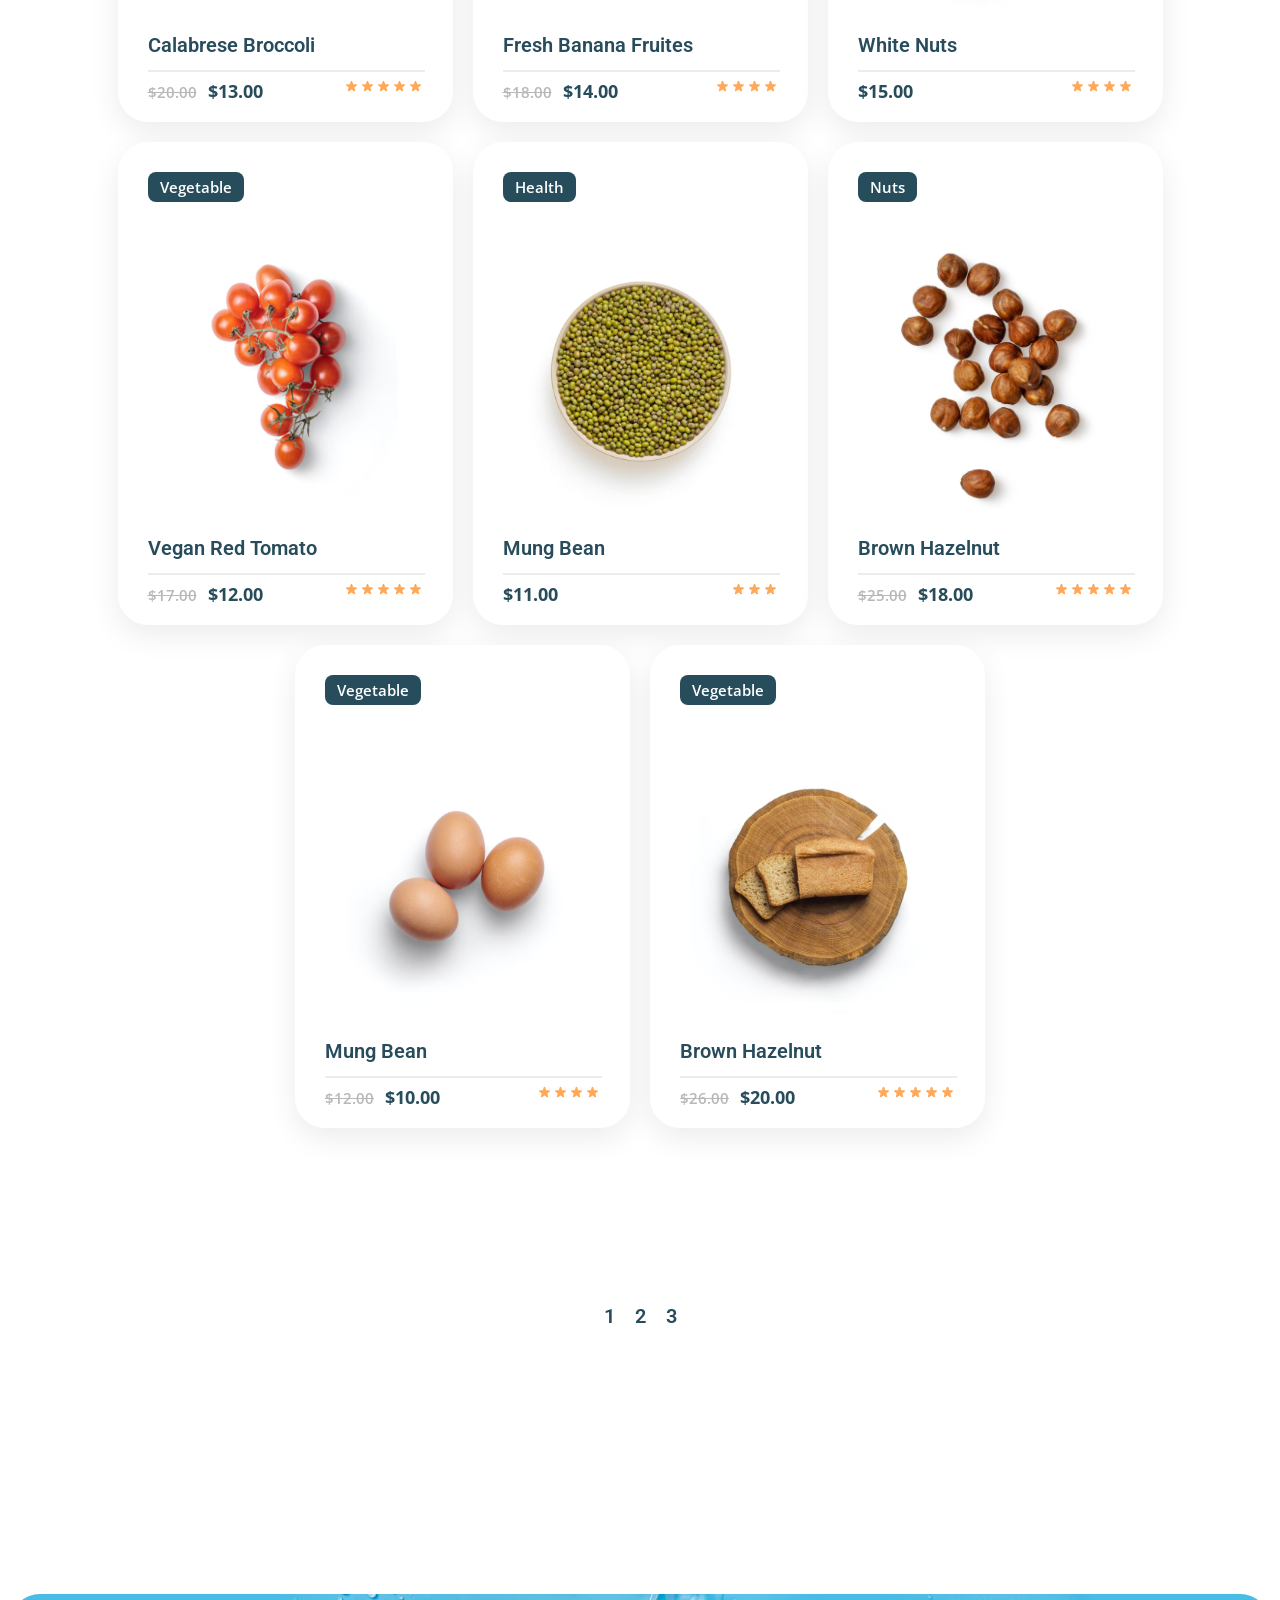
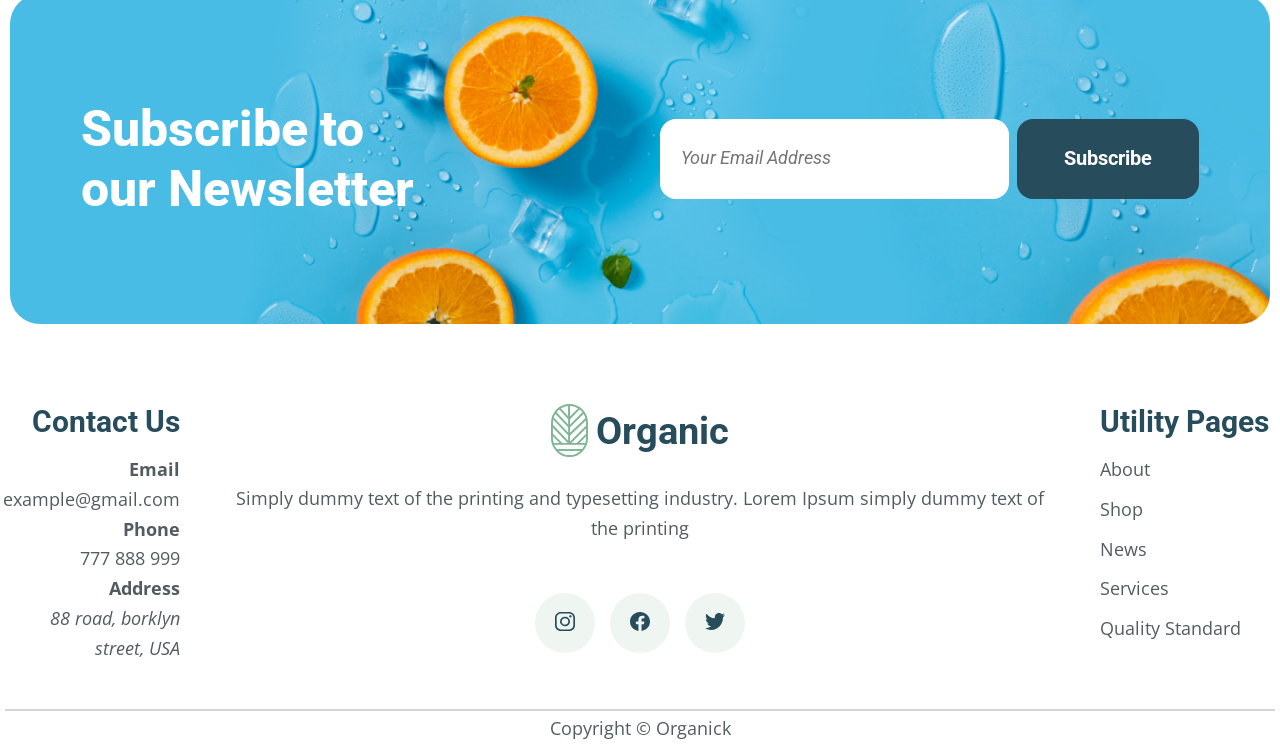
<file: src/pages/shop/index.html>
<!doctype html>
<html lang="en">
  <head>
    <meta charset="UTF-8" />
    <meta name="viewport" content="width=device-width, initial-scale=1.0" />
    <title>Shop</title>
    <link rel="preconnect" href="https://fonts.googleapis.com" />
    <link rel="preconnect" href="https://fonts.gstatic.com" crossorigin />
    <link
      href="https://fonts.googleapis.com/css2?family=Open+Sans:ital,wght@0,300..800;1,300..800&family=Roboto:ital,wght@0,100..900;1,100..900&family=Yellowtail&display=swap"
      rel="stylesheet"
    />
    <link rel="stylesheet" href="../../styles/main.css" />
  </head>
  <body>
    <main class="main">
      <section class="banner">
        <!-- Тут рендериться через js -->
      </section>
      <section class="shop">
        <div class="container shop-container">
          <div class="shop_titleBlock">
            <span class="italicSuperTitle text-center">Categories</span>
            <h2 class="shop_titleBlock_title">Our Products</h2>
          </div>
          <div class="shop_category-list">
            <!-- Тут рендериться через js -->
          </div>
          <h3 class = "shop_category_title">All</h3>
          <div class="shop_list shop_list-page">
            <div data-loader></div>
            <!-- Тут рендериться через js -->
          </div>
          <div class="pagination">
            <!-- Тут рендериться через js -->
          </div>
        </div>
      </section>
    </main>
    <script type="module" src="../../js/main.js"></script>
  </body>
</html>
</file>
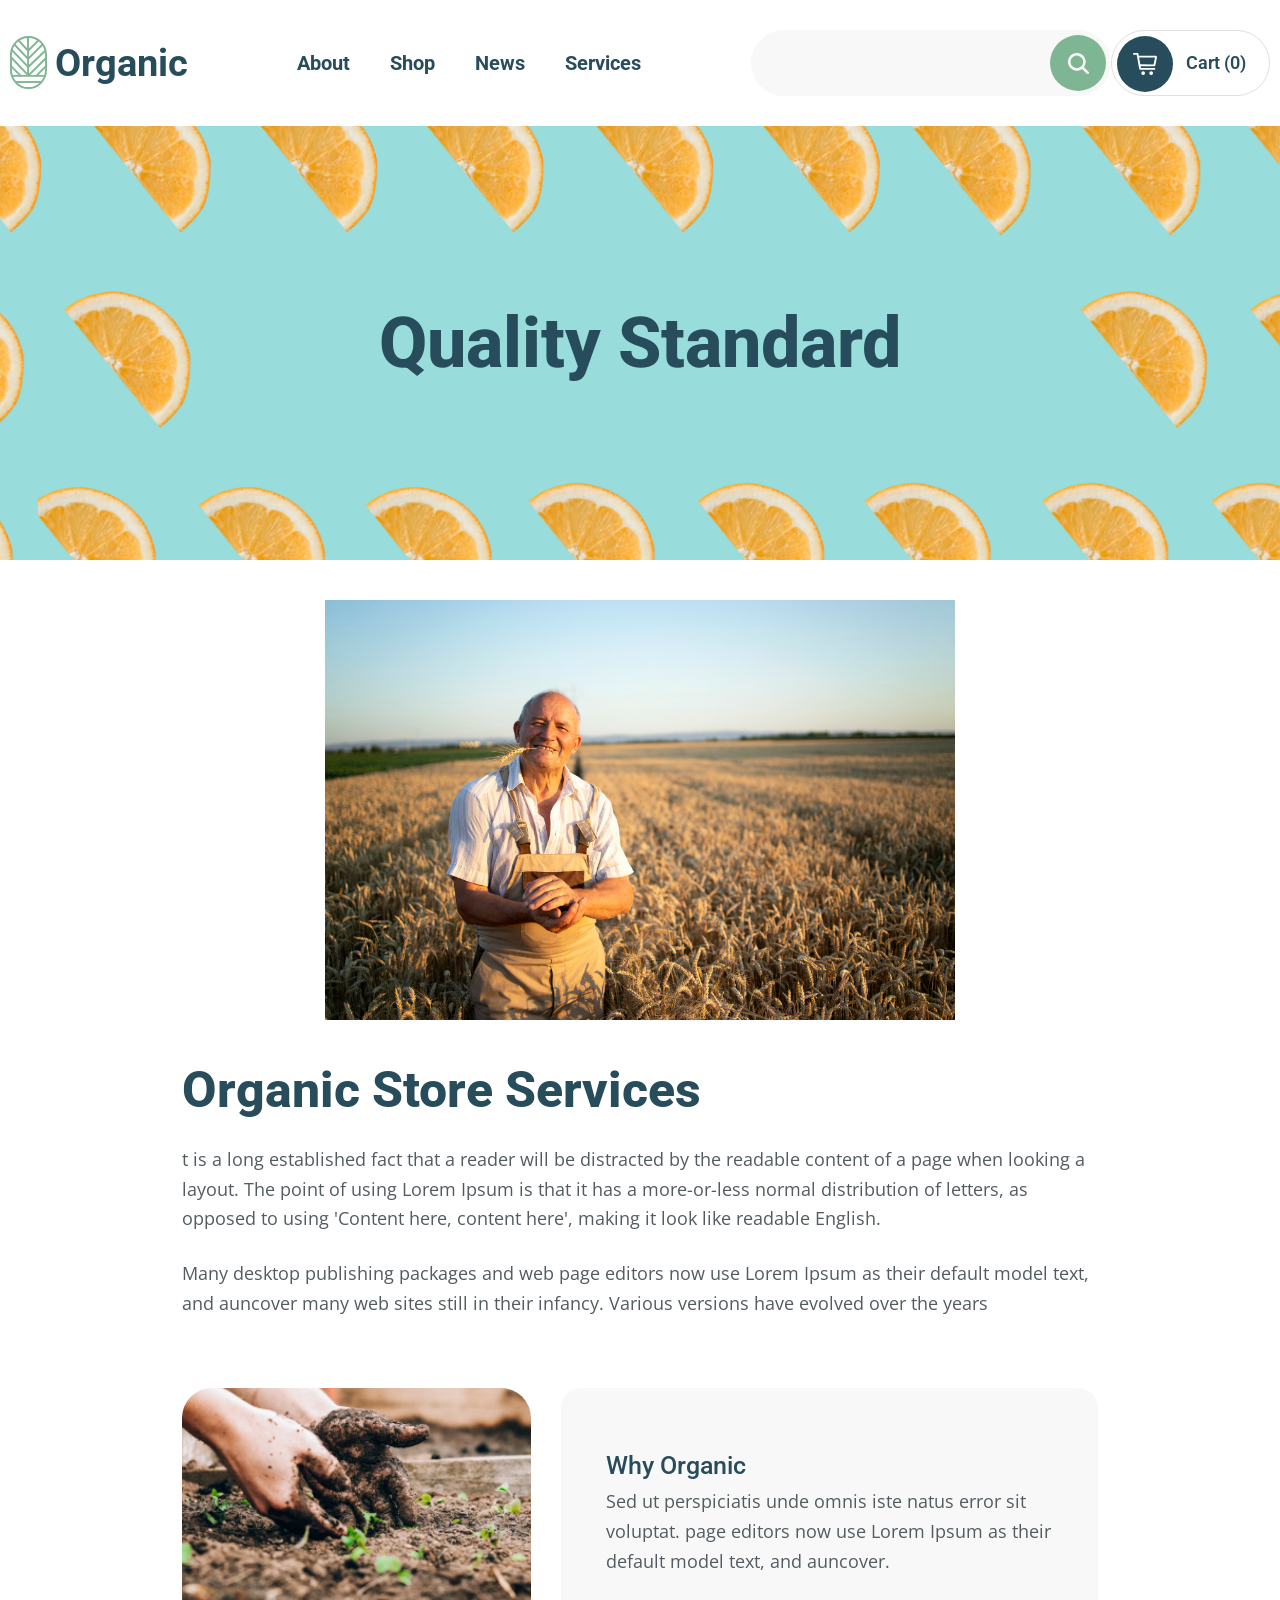
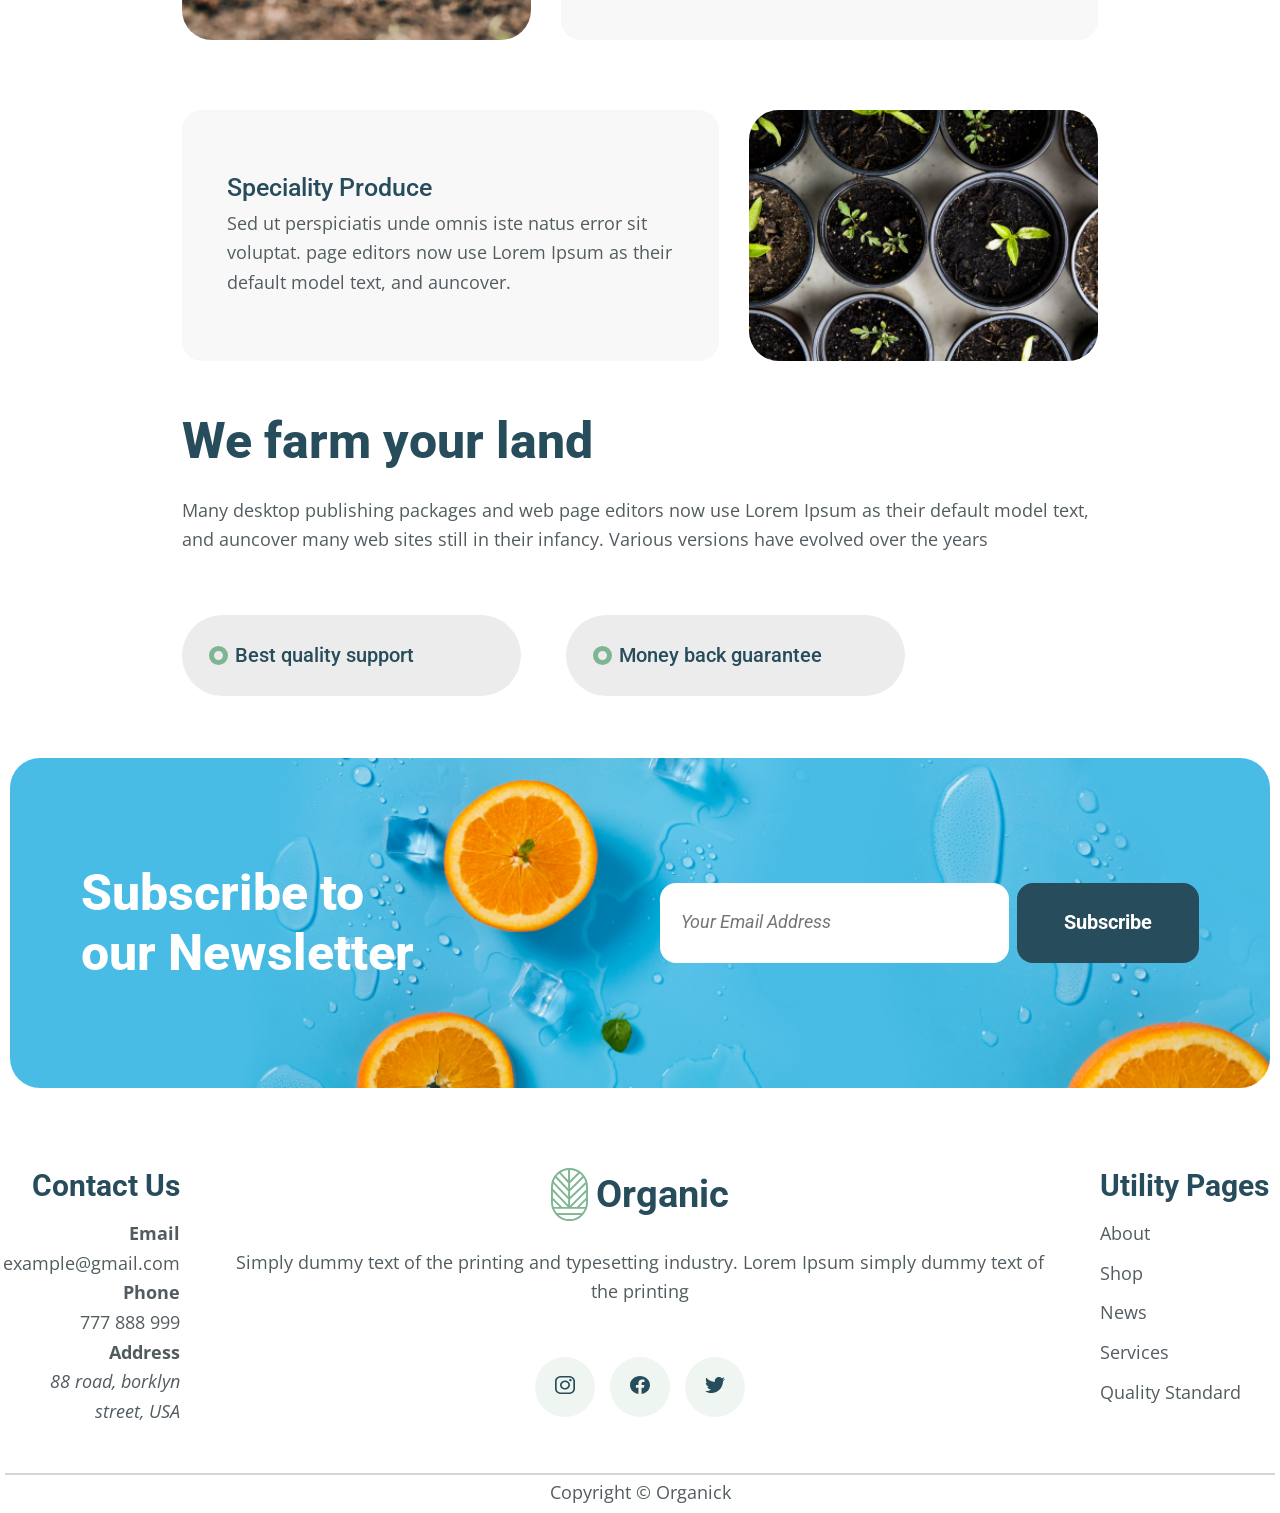
<file: src/pages/standards/index.html>
<!doctype html>
<html lang="en">
  <head>
    <meta charset="UTF-8" />
    <meta name="viewport" content="width=device-width, initial-scale=1.0" />
    <title>Quality Standard</title>
    <link rel="preconnect" href="https://fonts.googleapis.com" />
    <link rel="preconnect" href="https://fonts.gstatic.com" crossorigin />
    <link
      href="https://fonts.googleapis.com/css2?family=Open+Sans:ital,wght@0,300..800;1,300..800&family=Roboto:ital,wght@0,100..900;1,100..900&family=Yellowtail&display=swap"
      rel="stylesheet"
    />
    <link rel="stylesheet" href="../../styles/main.css" />
  </head>
  <body>
    <main class="main">
      <section class="banner"></section>
      <section class = "standards">
        <div class="container">
          <div class = "standard_photo"><img src="../../assets/img/farmer.jpg" alt=""></div>
          <div class="standard_info">
            <h2 class = "title mb25">Organic Store Services</h2>
            <p class="paragraph mb25">t is a long established fact that a reader will be distracted by the readable content of a page when looking a layout. The point of using Lorem Ipsum is that it has a more-or-less normal distribution of letters, as opposed to using 'Content here, content here', making it look like readable English.</p>
            <p class="paragraph">Many desktop publishing packages and web page editors now use Lorem Ipsum as their default model text, and auncover many web sites still in their infancy. Various versions have evolved over the years</p>
            <div class = "standard_info_block">
              <div class = "standard_info_block_img"><img src="../../assets/img/hands.jpg" alt=""></div>
              <div class = "standard_info_block_text">
                <h3 class = "standard_info_block_text_title">Why Organic</h3>
                <p class="paragraph">Sed ut perspiciatis unde omnis iste natus error sit voluptat. page editors now use Lorem Ipsum as their default model text, and auncover.</p>
              </div>
            </div>
            <div class = "standard_info_block mb50">
              <div class = "standard_info_block_img order2"><img src="../../assets/img/plants.jpg" alt=""></div>
              <div class = "standard_info_block_text">
                <h3 class = "standard_info_block_text_title">Speciality Produce</h3>
                <p class="paragraph">Sed ut perspiciatis unde omnis iste natus error sit voluptat. page editors now use Lorem Ipsum as their default model text, and auncover.</p>
              </div>
            </div>
            <h3 class = "title mb25">We farm your land</h3>
             <p class="paragraph">Many desktop publishing packages and web page editors now use Lorem Ipsum as their default model text, and auncover many web sites still in their infancy. Various versions have evolved over the years</p>
             <div class = "standard_wrapper">
              <div class="title-block01 mb12 fg1">
                <div class="title-block01_circle"></div>
                <span class="title-block01_text">Best quality support</span>
              </div>
              <div class="title-block01 mb12 fg1">
                <div class="title-block01_circle"></div>
                <span class="title-block01_text">Money back guarantee</span>
              </div>
             </div>
          </div>
        </div>
      </section>
    </main>
    <script type="module" src="../../js/main.js"></script>
  </body>
</html>
</file>
<file: src/styles/main.css>
@import url("normalize.css");
@import url("variables.css");
@import url("components/header.css");
@import url("components/logo.css");
@import url("components/nav.css");
@import url("components/nav_mob.css");
@import url("components/search.css");
@import url("components/cart_icon.css");
@import url("components/burger.css");
@import url("components/hero.css");
@import url("components/italicSuperTitle.css");
@import url("components/h1.css");
@import url("components/button.css");
@import url("components/offer.css");
@import url("components/h3.css");
@import url("components/aboutUs.css");
@import url("components/title.css");
@import url("components/paragraph.css");
@import url("components/iconBlock.css");
@import url("components/shop.css");
@import url("components/starsBlock.css");
@import url("components/product-card.css");
@import url("components/loader.css");
@import url("components/testimonialAndCounter.css");
@import url("components/slider.css");
@import url("components/circle-counter.css");
@import url("components/bestProduct.css");
@import url("components/whoWeAre.css");
@import url("components/titleWithParagraph.css");
@import url("components/gallery.css");
@import url("components/news.css");
@import url("components/new-card.css");
@import url("components/emailForm.css");
@import url("components/footer.css");
@import url("components/messenger.css");
@import url("components/banner.css");
@import url("components/iconTitle.css");
@import url("components/title-block01.css");
@import url("components/chooseUs.css");
@import url("components/best-side-card.css");
@import url("components/teams.css");
@import url("components/team-card.css");
@import url("components/pagination.css");
@import url("components/standards.css");
@import url("components/article.css");
@import url("components/services.css");
@import url("components/product-info.css");
@import url("components/counter-block.css");
@import url("components/cart.css");
@import url("components/order.css");
@import url("components/contactBlockIcon.css");
@import url("components/contactUs.css");

.hide {
    display: none;
}
.container {
    max-width: 1400px;
    margin: 0 auto;
}
.rigth-list * {
    text-align: end;
    align-self: end;
}
.top0 {
    top: 0px;
}
.bc-white {
    background-color: #fff;
}
.dfc {
    display: flex;
    flex-direction: column;
    align-items:center;
}
.dfr {
    display: flex;
    flex-direction: row;
}
.text-center {
    text-align: center;
}
.text-white {
    color: rgba(255, 255, 255, 1);
}
.mw850 {
    max-width: 850px;
}
.maxw600 {
    max-width: 600px;
}
.m0a {
    margin: 0 auto;
}
.mb12 {
    margin-bottom: 12px;
}
.mb26 {
    margin-bottom: 26px;
}
.mb25 {
    margin-bottom: 25px;
}
.mb35 {
    margin-bottom: 35px;
}
.mb50 {
    margin-bottom: 50px;
}
.mbl25 {
    margin-left: 25px;
}
.ml60 {
    margin-left: 60px;
}
.fs2 {
    flex-shrink: 2;
}
.fs3 {
    flex-shrink: 3;
}
.fg0 {
    flex-grow: 0;
}
.fg1 {
    flex-grow: 1;
}
.fg2 {
    flex-grow: 2;
}
.order2 {
    order: 2;
}
</file>
